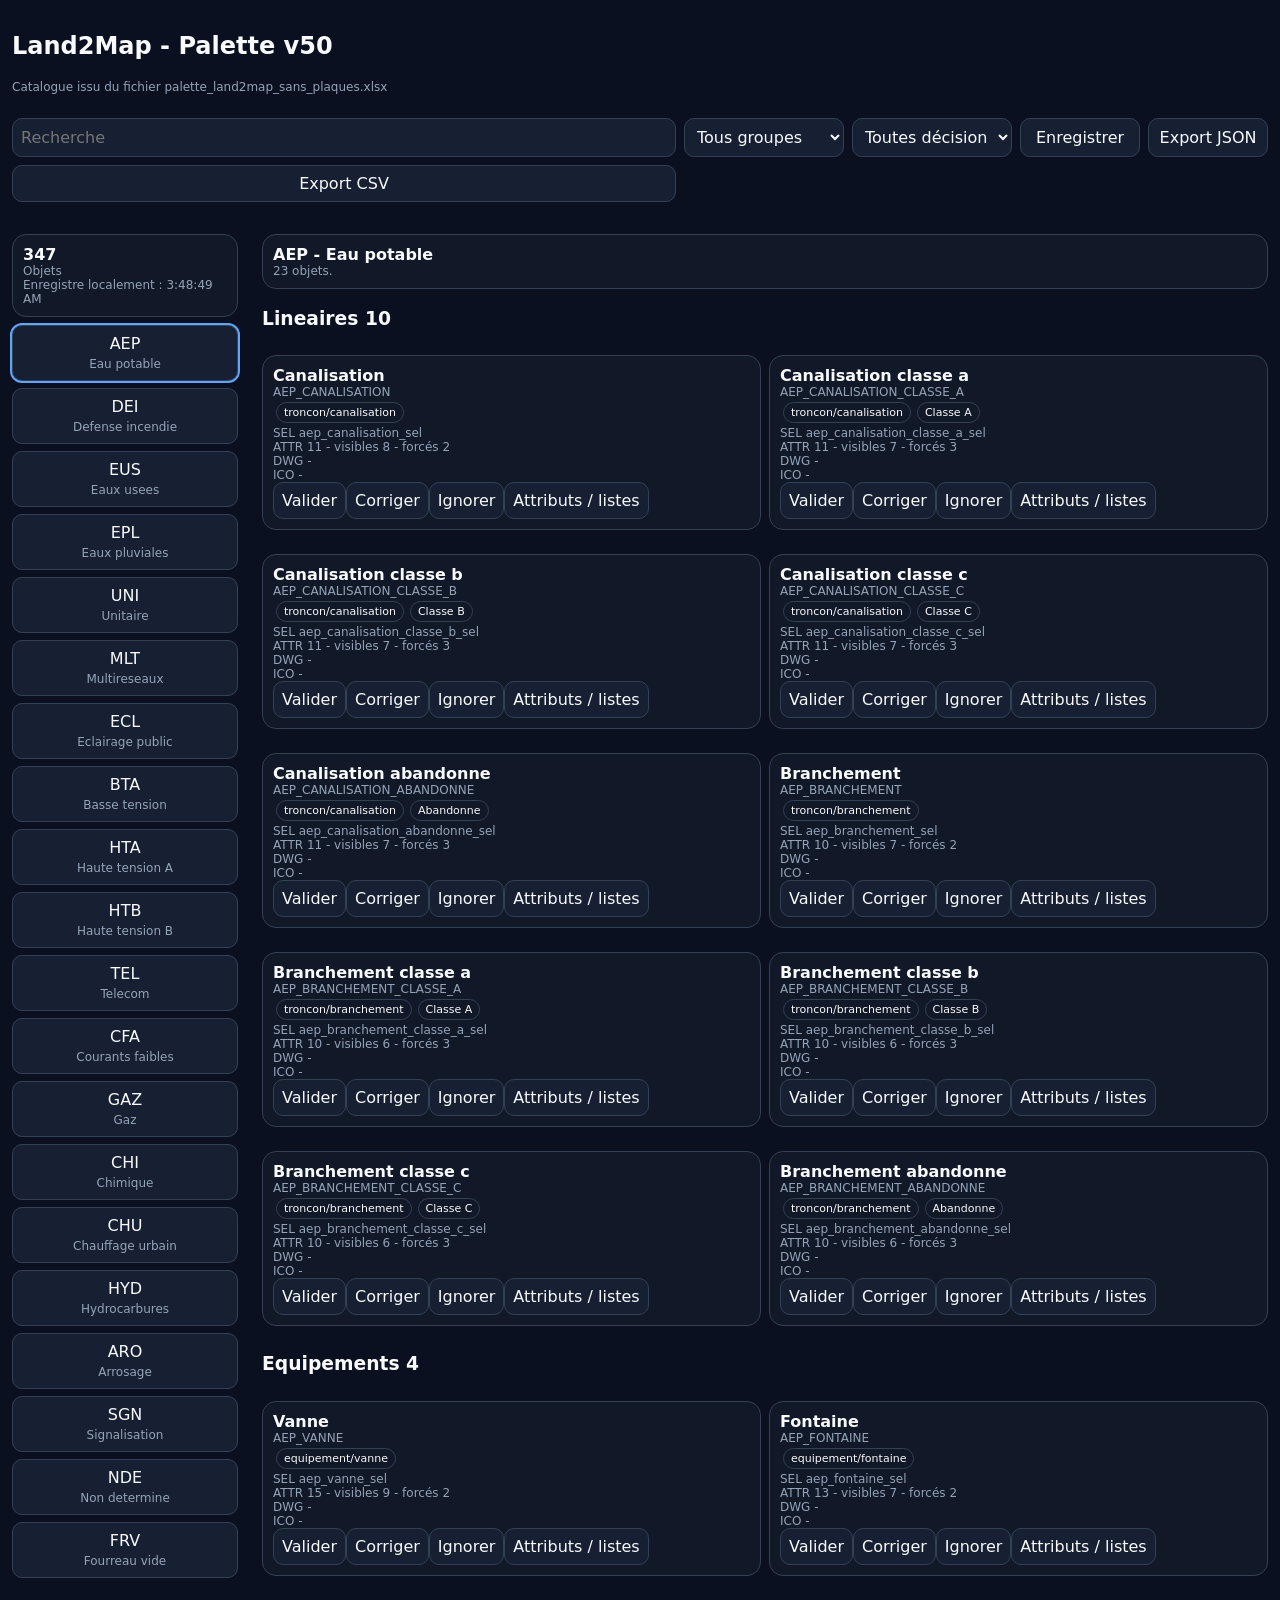
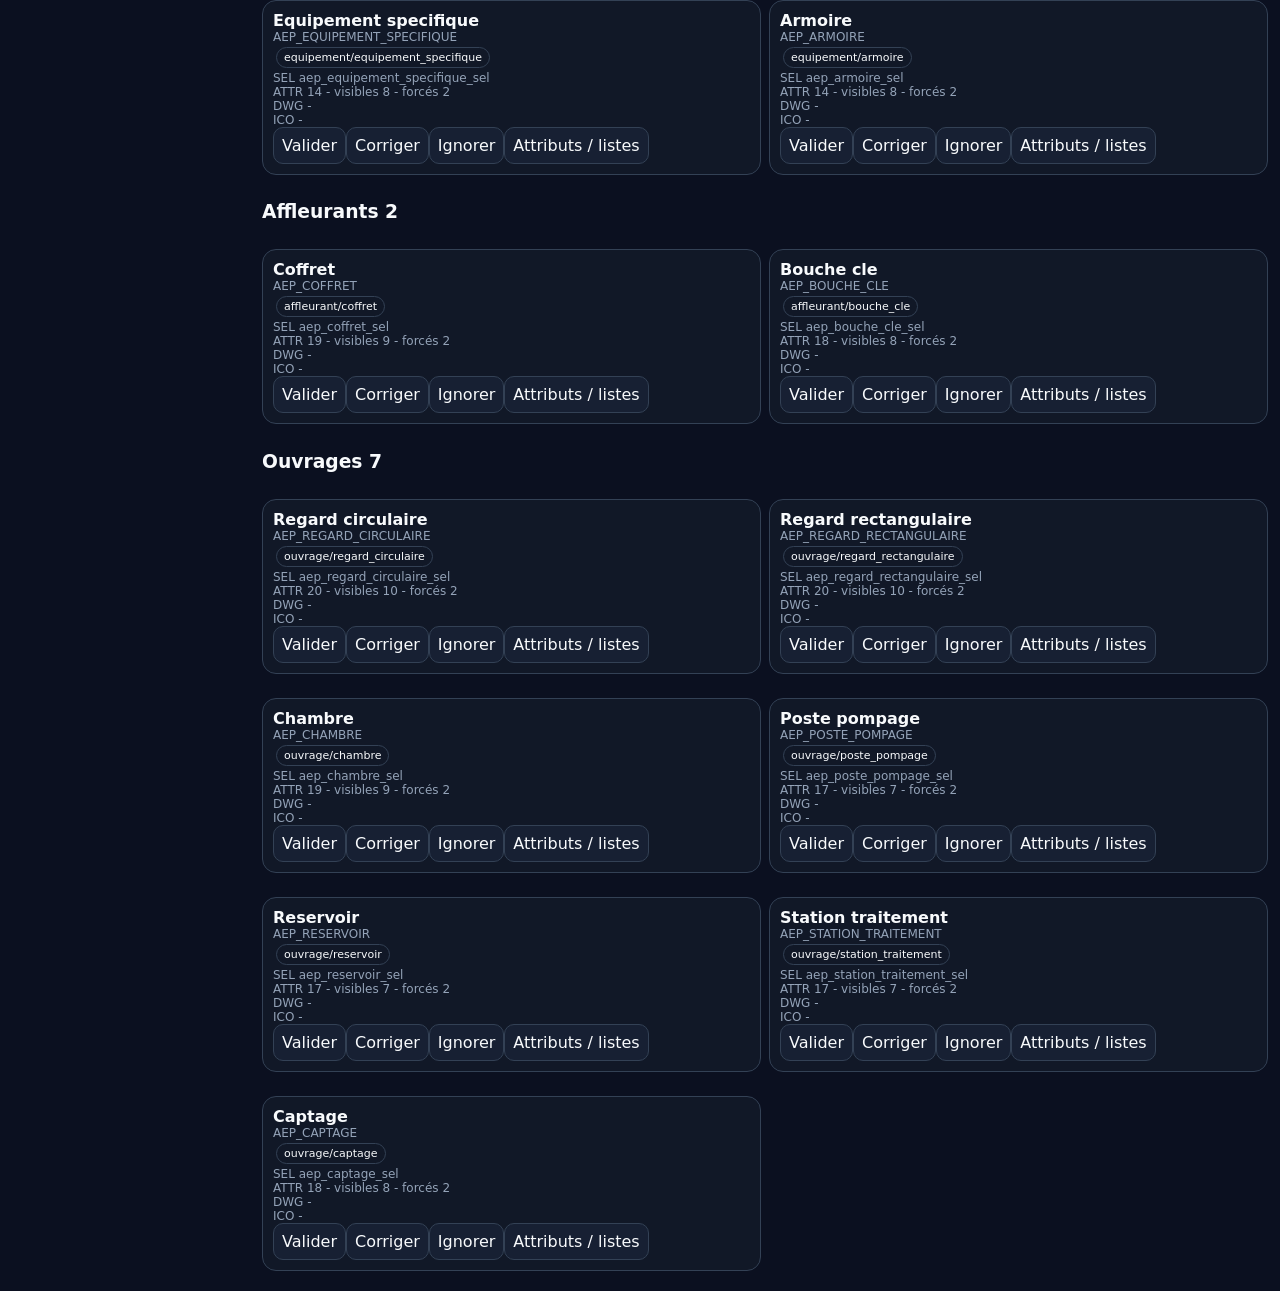
<file: index.html>
<!doctype html><html lang="fr"><head><meta charset="utf-8"><meta name="viewport" content="width=device-width,initial-scale=1"><title>Land2Map</title><style>body{margin:0;background:#0b1020;color:#f8fafc;font-family:system-ui}header,.bar,aside,main{padding:12px}input,select,button{font:inherit;background:#172033;color:#f8fafc;border:1px solid #334155;border-radius:10px;padding:8px;cursor:pointer}.bar{display:grid;gap:8px}.wrap{display:block}.nav{display:grid;grid-template-columns:repeat(3,1fr);gap:7px}.nav button.on{outline:2px solid #60a5fa}.card,.head,.stat{background:#111827;border:1px solid #334155;border-radius:14px;padding:10px;margin:8px 0}.cards{display:grid;gap:8px}.muted,.code{color:#94a3b8;font-size:12px}.pill{display:inline-block;border:1px solid #334155;border-radius:999px;padding:3px 7px;font-size:11px;margin:3px}.yes{color:#86efac}.no{color:#fca5a5}.modal{position:fixed;inset:0;background:rgba(2,6,23,.76);display:none;align-items:center;justify-content:center;z-index:20}.modal.open{display:flex}.pop{width:min(1150px,96vw);max-height:92vh;overflow:auto;background:#0f172a;border:1px solid #475569;border-radius:18px;box-shadow:0 18px 70px #000;padding:14px}.tabs{display:flex;gap:8px;flex-wrap:wrap;margin:10px 0}.tabs button.on{background:#2563eb}.pane{display:none}.pane.on{display:block}table{border-collapse:collapse;width:100%;font-size:13px}td,th{border-bottom:1px solid #334155;padding:6px;text-align:left;vertical-align:top}td input,.field{width:160px;background:#172033;color:#f8fafc;border:1px solid #334155;border-radius:7px;padding:5px}.top{display:flex;justify-content:space-between;gap:10px;align-items:start}@media(min-width:900px){.bar{grid-template-columns:1fr 160px 160px 120px 120px}.wrap{display:grid;grid-template-columns:250px 1fr}.nav{grid-template-columns:1fr}.cards{grid-template-columns:repeat(auto-fill,minmax(370px,1fr))}}</style><link rel="stylesheet" href="interface_v47.css?v=50"><link rel="stylesheet" href="interface_v49.css?v=50"></head><body><header><h2>Land2Map - Palette v50</h2><div class="muted">Catalogue issu du fichier palette_land2map_sans_plaques.xlsx</div></header><section class="bar"><input id="q" placeholder="Recherche"><select id="grp"><option value="">Tous groupes</option></select><select id="dec"><option value="">Toutes décisions</option><option>A valider</option><option>Valide</option><option>A corriger</option><option>Ignoré</option></select><button id="saveBtn">Enregistrer</button><button id="json">Export JSON</button><button id="csv">Export CSV</button></section><div class="wrap"><aside><div id="stats"></div><div id="nav" class="nav"></div></aside><main id="main"></main></div><div id="modal" class="modal"><div class="pop"><div class="top"><div><h2 id="mt"></h2><div id="ms" class="muted"></div></div><button id="closeBtn" type="button">Fermer</button></div><div class="tabs"><button data-tab="a" class="on">Attributs</button><button data-tab="l">Listes</button><button data-tab="f">Fichiers</button><button data-tab="p">Patch</button></div><div id="pa" class="pane on"></div><div id="pl" class="pane"></div><div id="pf" class="pane"></div><div id="pp" class="pane"></div></div></div><script src="manifest_v49.js?v=50"></script><script src="catalogue_v23.js?v=50"></script><script src="app_v23_core.js?v=50"></script><script src="patch_v42.js?v=50"></script><script src="patch_v43.js?v=50"></script><script>O=O.filter(function(o){return o.code!='BTA_APPUI'&&o.code!='HTA_APPUI'&&!(o.n=='TEL'&&o.t=='fourreau')})</script><script src="app_v23_render.js?v=50"></script><script src="app_v23_modal.js?v=50"></script><script src="interface_v47.js?v=50"></script><script src="test_export_part1.js?v=50"></script><script src="test_export_part2.js?v=50"></script><script src="test_export_part3.js?v=50"></script><script src="test_export_part4.js?v=50"></script><script src="interface_v49.js?v=50"></script></body></html>
</file>
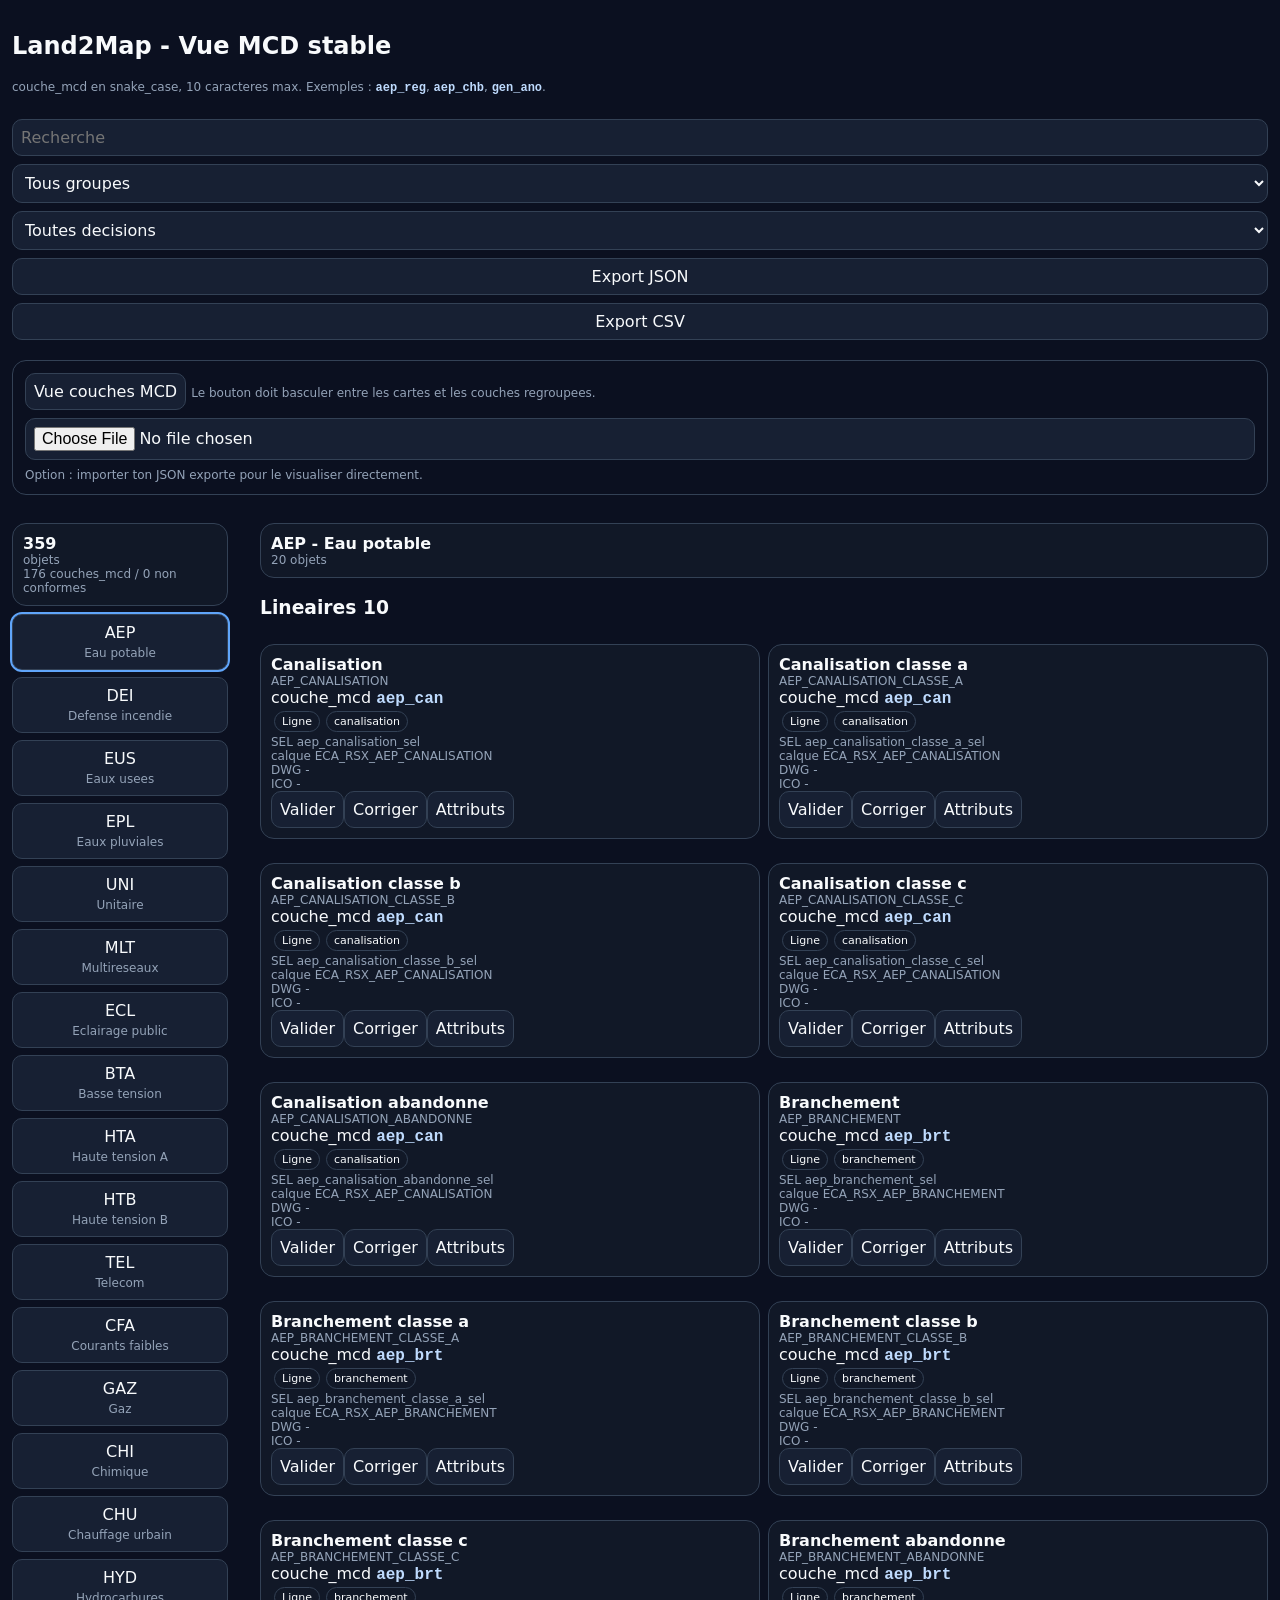
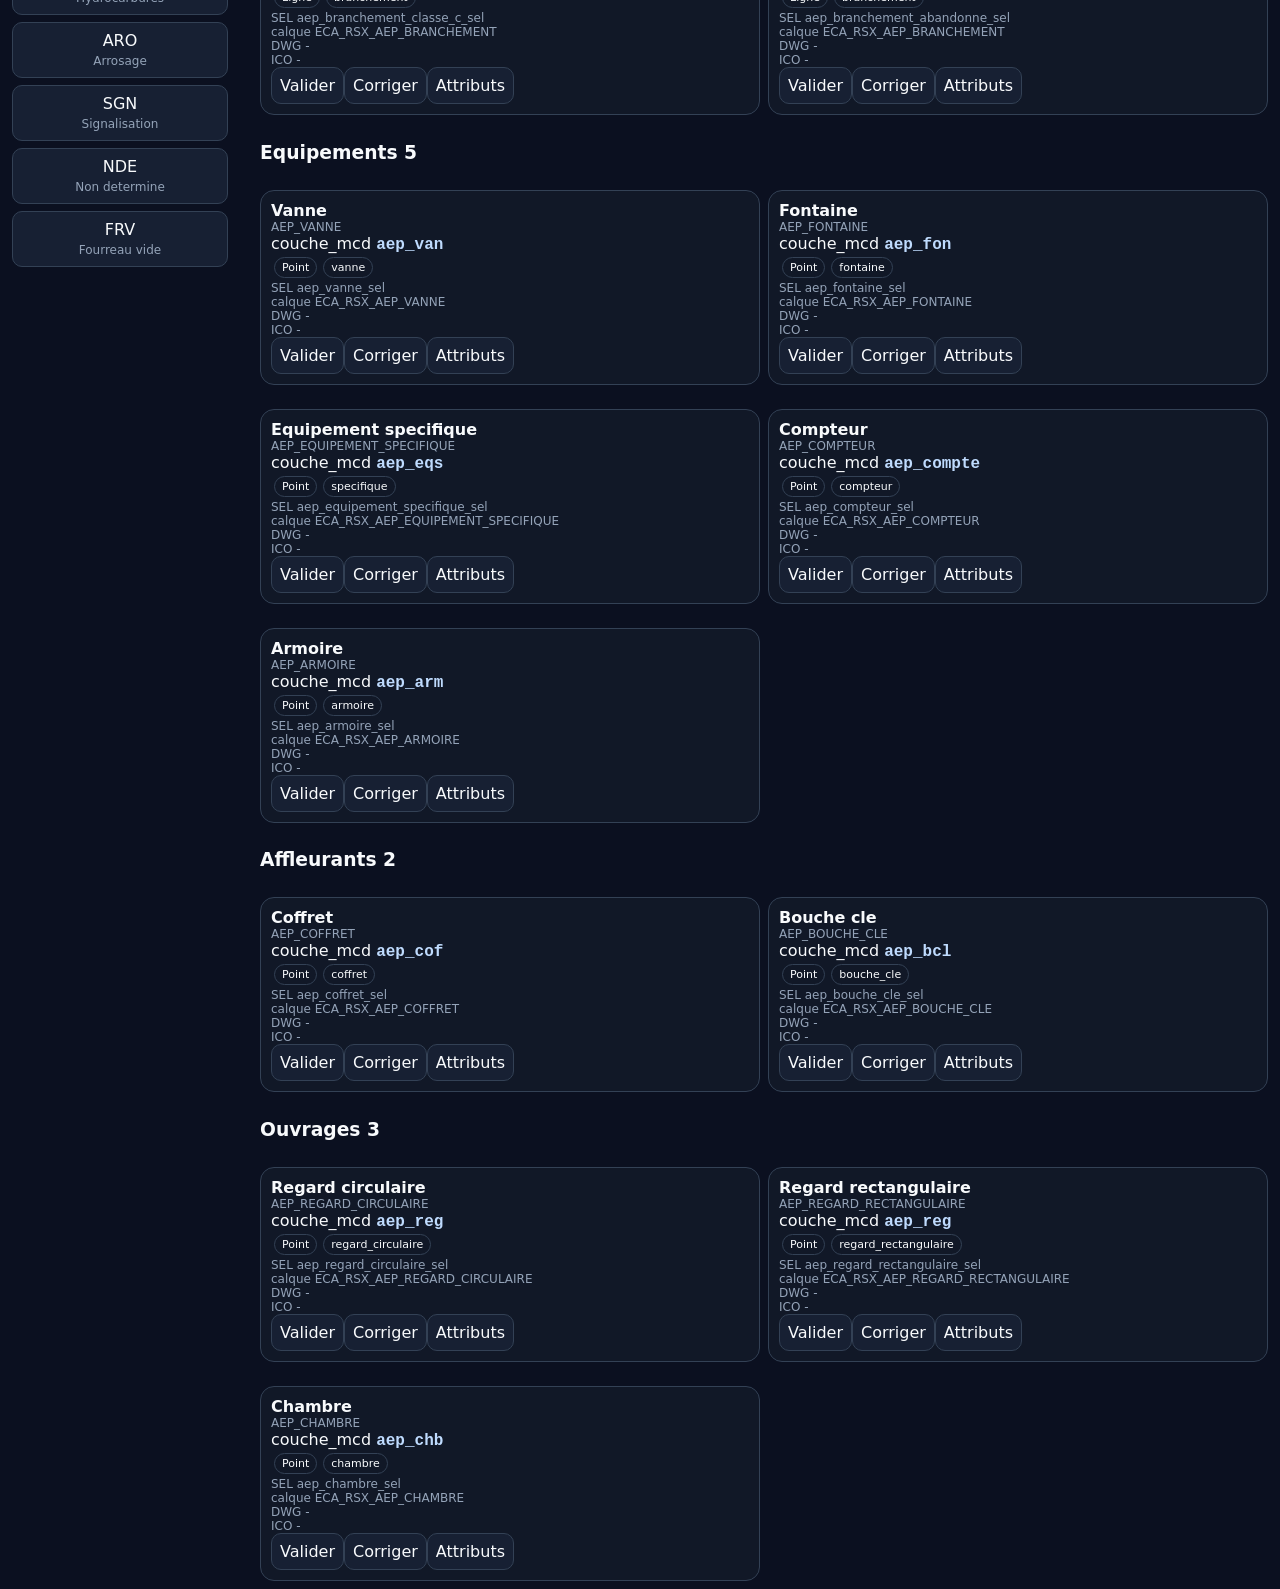
<file: mcd.html>
<!doctype html><html lang="fr"><head><meta charset="utf-8"><meta name="viewport" content="width=device-width,initial-scale=1"><title>Land2Map MCD</title><style>
body{margin:0;background:#0b1020;color:#f8fafc;font-family:system-ui,Arial}header,.bar,.tools,aside,main{padding:12px}input,select,button{font:inherit;background:#172033;color:#f8fafc;border:1px solid #334155;border-radius:10px;padding:8px}button{cursor:pointer}button:hover,.card:hover,.layer:hover{border-color:#60a5fa;background:#17233a;box-shadow:0 0 0 1px #1d4ed8}.bar,.tools{display:grid;gap:8px}.tools{border:1px solid #334155;border-radius:14px;margin:8px 12px}.wrap{display:grid;grid-template-columns:240px 1fr;gap:8px}.nav{display:grid;gap:7px}.nav button.on{outline:2px solid #60a5fa}.stat,.head,.card,.layer{background:#111827;border:1px solid #334155;border-radius:14px;padding:10px;margin:8px 0}.cards{display:grid;grid-template-columns:repeat(auto-fill,minmax(360px,1fr));gap:8px}.muted,.code,.small{color:#94a3b8;font-size:12px}.pill{display:inline-block;border:1px solid #334155;border-radius:999px;padding:3px 7px;font-size:11px;margin:3px}.mcd{color:#bfdbfe;font-family:ui-monospace,Menlo,Consolas,monospace;font-weight:700}.ok{border-color:#22c55e}.ko{border-color:#f97316}.bad{border-color:#ef4444}.modal{position:fixed;inset:0;background:rgba(2,6,23,.75);display:none;align-items:center;justify-content:center}.modal.open{display:flex}.pop{width:min(1100px,96vw);max-height:92vh;overflow:auto;background:#0f172a;border:1px solid #475569;border-radius:18px;padding:14px}table{border-collapse:collapse;width:100%;font-size:13px}td,th{border-bottom:1px solid #334155;padding:6px;text-align:left}@media(max-width:850px){.wrap{display:block}.cards{grid-template-columns:1fr}}
</style></head><body><header><h2>Land2Map - Vue MCD stable</h2><div class="muted">couche_mcd en snake_case, 10 caracteres max. Exemples : <span class="mcd">aep_reg</span>, <span class="mcd">aep_chb</span>, <span class="mcd">gen_ano</span>.</div></header><section class="bar"><input id="q" placeholder="Recherche"><select id="grp"><option value="">Tous groupes</option></select><select id="dec"><option value="">Toutes decisions</option><option>A valider</option><option>Valide</option><option>A corriger</option><option>Ignore</option></select><button id="json">Export JSON</button><button id="csv">Export CSV</button></section><section class="tools"><div><button id="toggle">Vue couches MCD</button> <span class="small">Le bouton doit basculer entre les cartes et les couches regroupees.</span></div><input id="jsonFile" type="file" accept="application/json,.json,.txt"><span class="small">Option : importer ton JSON exporte pour le visualiser directement.</span></section><div class="wrap"><aside><div id="stats"></div><div id="nav" class="nav"></div></aside><main id="main"></main></div><div id="modal" class="modal"><div class="pop"><button id="close">Fermer</button><h2 id="mt"></h2><div id="ms" class="muted"></div><div id="pa"></div></div></div><script src="catalogue_v23.js?v=60"></script><script src="app_v23_core.js?v=60"></script><script src="patch_v42.js?v=60"></script><script src="patch_v43.js?v=60"></script><script>
(function(){
var data=O.map(function(o){return {reseau:o.n,groupe:o.g,code:o.code,libelle:o.lib,geometrie:o.f=='troncon'?'Ligne':'Point',selection:o.sel,decision:'A valider',fichiers:{},attributs:o.attrs||[]}});
var current='AEP',mode='cards',decisions={};
function norm(s){return String(s||'').toLowerCase().normalize('NFD').replace(/[\u0300-\u036f]/g,'').replace(/[^a-z0-9]+/g,'_').replace(/^_|_$/g,'')}
function typeAttr(o){var a=(o.attributs||[]).find(function(x){return /_type$/.test(x.c||'')});return a?norm(a.val):''}
function shortType(o){var t=typeAttr(o),c=o.code||'';if(t.indexOf('regard_')===0)return'reg';if(t.indexOf('chambre')===0)return'chb';if(t==='specifique'||c.endsWith('_EQUIPEMENT_SPECIFIQUE'))return'eqs';var m={canalisation:'can',troncon:'trc',branchement:'brt',cable:'cbl',fourreau:'fou',armoire:'arm',coffret:'cof',vanne:'van',vanne_gaz:'vga',bouche_cle:'bcl',bouche_cle_gaz:'bcg',fontaine:'fon',captage:'cpt',reservoir:'rsv',station_traitement:'stt',poste_pompage:'pmp',poste_relevage:'prv',poste_livraison_gaz:'plg',poste:'pst',transformateur:'trf',arroseur:'arr',cuve:'cuv',grille:'gri',avaloir:'avl',grille_avaloir:'gav',boite_branchement:'boi',bassin_retention:'bas',exutoire:'exu',puisard:'pui',tete_buse:'tbu',separateur_hydrocarbures:'sep',point_depotage:'dep',candelabre_simple:'cds',candelabre_multiple:'cdm',luminaire:'lum',mat:'mat',totem_lumineux:'tot',borne:'bor',boitier:'bot',support:'sup',ras:'ras',pylone:'pyl',portique:'por',boucle_detection:'bde',controleur_carrefour:'ctl',feu_tricolore:'feu',radar_pedagogique:'rad'};return m[t]||norm(c.replace((o.reseau||'')+'_','')).replace(/_/g,'').slice(0,6)||'obj'}
function layer(o){if((o.reseau||'').toUpperCase()==='GEN'||String(o.code||'').indexOf('GEN_')===0)return'gen_ano';return (norm(o.reseau).slice(0,3)+'_'+shortType(o)).slice(0,10)}
function esc(s){return String(s||'').replace(/[&<>"']/g,function(m){return {'&':'&amp;','<':'&lt;','>':'&gt;','"':'&quot;',"'":'&#39;'}[m]})}
function groups(){grp.innerHTML='<option value="">Tous groupes</option>'+Array.from(new Set(data.filter(o=>o.reseau===current).map(o=>o.groupe))).map(g=>'<option>'+esc(g)+'</option>').join('')}
function filtered(){var s=q.value.toLowerCase();return data.filter(function(o){var f=o.fichiers||{},txt=[o.reseau,o.groupe,o.code,o.libelle,o.selection,layer(o),f.bloc_dwg,f.icone_palette].join(' ').toLowerCase();return o.reseau===current&&(!grp.value||o.groupe===grp.value)&&(!dec.value||(decisions[o.code]||o.decision)===dec.value)&&(!s||txt.includes(s))})}
function mapLayers(arr){var m={};arr.forEach(function(o){var l=layer(o);(m[l]=m[l]||[]).push(o)});return m}
function stats(){var m=mapLayers(data),keys=Object.keys(m),bad=keys.filter(k=>k.length>10||k!==norm(k)).length;statsEl.innerHTML='<div class="stat"><b>'+data.length+'</b><div class="muted">objets</div><div class="muted">'+keys.length+' couches_mcd / '+bad+' non conformes</div></div>'}
function card(o){var f=o.fichiers||{},d=decisions[o.code]||o.decision||'A valider',cls=d==='Valide'?'ok':d==='A corriger'?'ko':d==='Ignore'?'bad':'';return '<article class="card '+cls+'"><b>'+esc(o.libelle)+'</b><div class="code">'+esc(o.code)+'</div><div>couche_mcd <span class="mcd">'+esc(layer(o))+'</span></div><span class="pill">'+esc(o.geometrie)+'</span><span class="pill">'+esc(typeAttr(o)||shortType(o))+'</span><div class="muted">SEL '+esc(o.selection)+'<br>calque '+esc(((o.attributs||[]).find(a=>a.c==='calque')||{}).val||'-')+'<br>DWG '+esc(f.bloc_dwg||'-')+'<br>ICO '+esc(f.icone_palette||'-')+'</div><button data-d="Valide" data-c="'+esc(o.code)+'">Valider</button><button data-d="A corriger" data-c="'+esc(o.code)+'">Corriger</button><button data-open="'+esc(o.code)+'">Attributs</button></article>'}
function drawCards(){var arr=filtered(),by={};arr.forEach(o=>(by[o.groupe]=by[o.groupe]||[]).push(o));main.innerHTML='<div class="head"><b>'+current+' - '+esc((C.names||{})[current]||current)+'</b><div class="muted">'+arr.length+' objets</div></div>'+Object.keys(by).map(g=>'<h3>'+esc(g)+' '+by[g].length+'</h3><div class="cards">'+by[g].map(card).join('')+'</div>').join('')}
function drawLayers(){var m=mapLayers(filtered());main.innerHTML='<div class="head"><b>'+current+' - couches MCD</b><div class="muted">'+Object.keys(m).length+' couches</div></div>'+Object.keys(m).sort().map(function(l){return '<section class="layer"><h3><span class="mcd">'+esc(l)+'</span> <span class="muted">'+l.length+'/10 - '+m[l].length+' boutons</span></h3>'+m[l].map(function(o){return '<div><b>'+esc(o.code)+'</b> <span class="muted">'+esc(o.selection)+'</span></div>'}).join('')+'</section>'}).join('')}
function bind(){Array.from(document.querySelectorAll('[data-open]')).forEach(b=>b.onclick=function(){openObj(b.dataset.open)});Array.from(document.querySelectorAll('[data-d]')).forEach(b=>b.onclick=function(){decisions[b.dataset.c]=b.dataset.d;draw()})}
function draw(){groups();stats();mode==='layers'?drawLayers():drawCards();bind()}
function openObj(code){var o=data.find(x=>x.code===code);if(!o)return;mt.textContent=o.code;ms.innerHTML='couche_mcd <span class="mcd">'+esc(layer(o))+'</span> | '+esc(o.selection);pa.innerHTML='<table><tr><th>champ</th><th>type</th><th>liste</th><th>visible</th><th>force</th><th>valeur</th></tr>'+(o.attributs||[]).map(a=>'<tr><td>'+esc(a.c)+'</td><td>'+esc(a.t)+'</td><td>'+esc(a.li)+'</td><td>'+esc(a.vis)+'</td><td>'+esc(a.fo)+'</td><td>'+esc(a.val)+'</td></tr>').join('')+'</table>';modal.classList.add('open')}
function deliver(name,txt){navigator.clipboard&&navigator.clipboard.writeText(txt);alert(name+' copie dans le presse-papiers')}
function expJSON(){deliver('mcd_layers.json',JSON.stringify({version:'mcd_stable',date:new Date().toISOString(),objets:data.map(o=>Object.assign({},o,{couche_mcd:layer(o),couche_partagee:mapLayers(data)[layer(o)].length>1}))},null,2))}
function expCSV(){var rows=[['reseau','groupe','code','libelle','selection','couche_mcd','geometrie','calque']];data.forEach(o=>rows.push([o.reseau,o.groupe,o.code,o.libelle,o.selection,layer(o),o.geometrie,((o.attributs||[]).find(a=>a.c==='calque')||{}).val||'']));deliver('mcd_layers.csv',rows.map(r=>r.map(x=>'"'+String(x).replaceAll('"','""')+'"').join(';')).join('\n'))}
var statsEl=document.getElementById('stats');nav.innerHTML=C.nets.map(n=>'<button data-n="'+n+'">'+n+'<br><span class="muted">'+esc((C.names||{})[n]||'')+'</span></button>').join('');Array.from(nav.querySelectorAll('button')).forEach(b=>b.onclick=function(){current=b.dataset.n;Array.from(nav.querySelectorAll('button')).forEach(x=>x.classList.toggle('on',x.dataset.n===current));draw()});nav.querySelector('[data-n="AEP"]').classList.add('on');toggle.onclick=function(){mode=mode==='layers'?'cards':'layers';toggle.textContent=mode==='layers'?'Vue palette':'Vue couches MCD';draw()};q.oninput=draw;grp.onchange=draw;dec.onchange=draw;close.onclick=function(){modal.classList.remove('open')};json.onclick=expJSON;csv.onclick=expCSV;jsonFile.onchange=function(){var file=this.files[0];if(!file)return;file.text().then(function(txt){var j=JSON.parse(txt);data=(j.objets||j).map(function(o){return {reseau:o.reseau||o.n,groupe:o.groupe||o.g,code:o.code,libelle:o.libelle||o.lib,geometrie:o.geometrie||(o.f==='troncon'?'Ligne':'Point'),selection:o.selection||o.sel,decision:o.decision||'A valider',fichiers:o.fichiers||o.files||{},attributs:o.attributs||o.attrs||[]}});current=data[0]&&data[0].reseau||'AEP';draw()})};draw();
})();
</script></body></html>
</file>
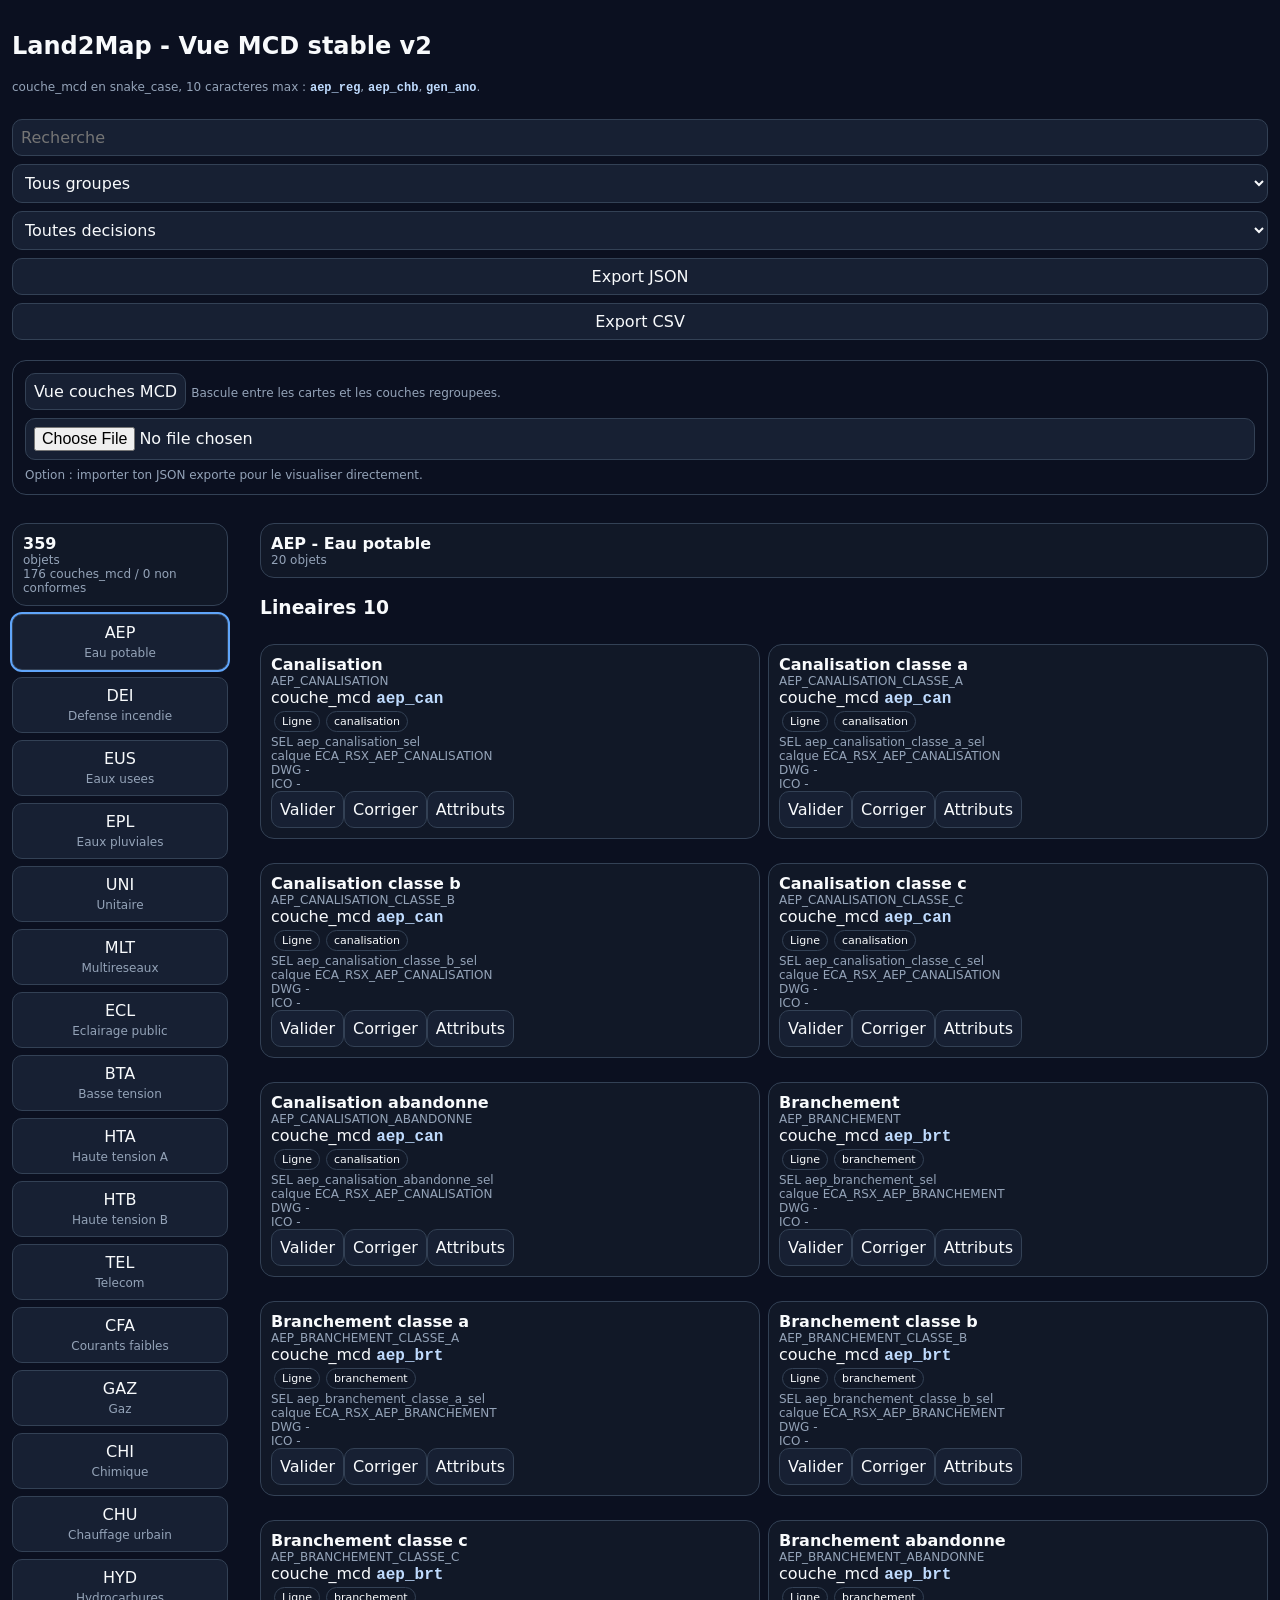
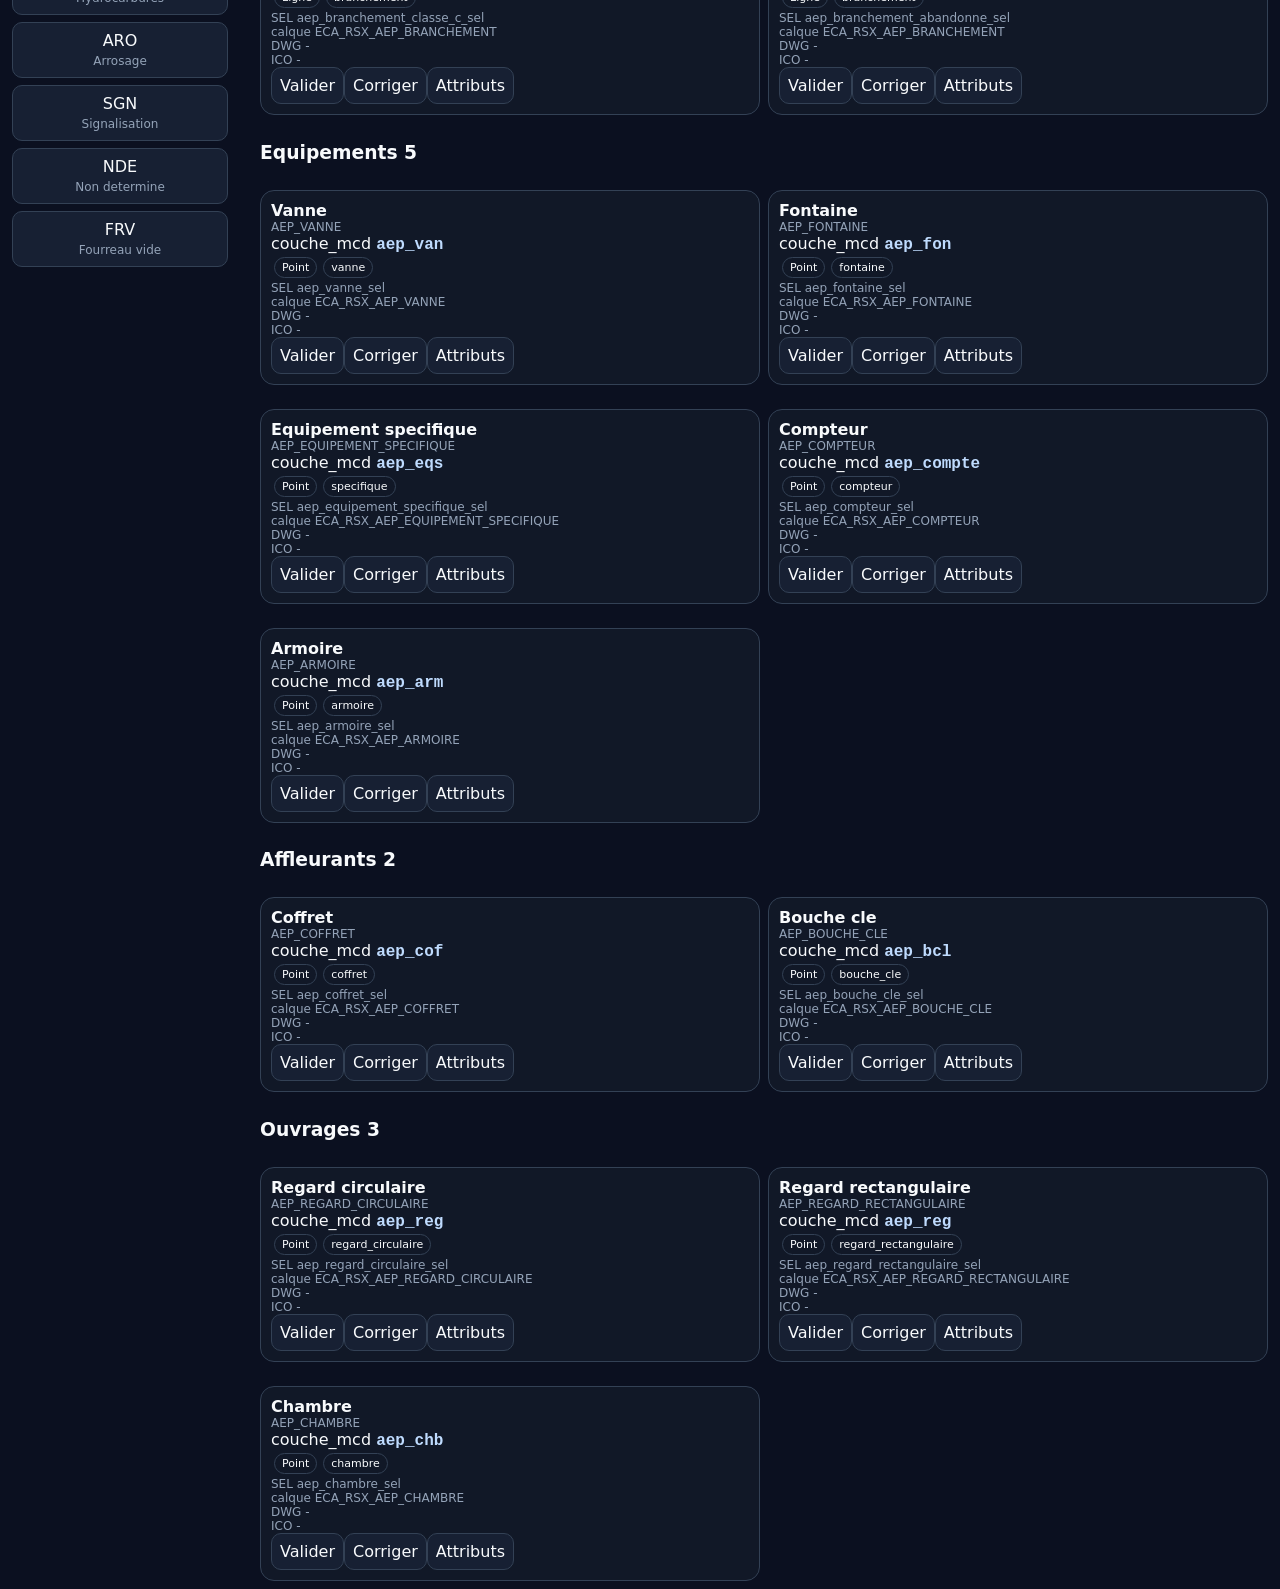
<file: mcd2.html>
<!doctype html><html lang="fr"><head><meta charset="utf-8"><meta name="viewport" content="width=device-width,initial-scale=1"><title>Land2Map MCD stable</title><style>body{margin:0;background:#0b1020;color:#f8fafc;font-family:system-ui,Arial}header,.bar,.tools,aside,main{padding:12px}input,select,button{font:inherit;background:#172033;color:#f8fafc;border:1px solid #334155;border-radius:10px;padding:8px}button{cursor:pointer}button:hover,.card:hover,.layer:hover{border-color:#60a5fa;background:#17233a;box-shadow:0 0 0 1px #1d4ed8}.bar,.tools{display:grid;gap:8px}.tools{border:1px solid #334155;border-radius:14px;margin:8px 12px}.wrap{display:grid;grid-template-columns:240px 1fr;gap:8px}.nav{display:grid;gap:7px}.nav button.on{outline:2px solid #60a5fa}.stat,.head,.card,.layer{background:#111827;border:1px solid #334155;border-radius:14px;padding:10px;margin:8px 0}.cards{display:grid;grid-template-columns:repeat(auto-fill,minmax(360px,1fr));gap:8px}.muted,.code,.small{color:#94a3b8;font-size:12px}.pill{display:inline-block;border:1px solid #334155;border-radius:999px;padding:3px 7px;font-size:11px;margin:3px}.mcd{color:#bfdbfe;font-family:ui-monospace,Menlo,Consolas,monospace;font-weight:700}.ok{border-color:#22c55e}.ko{border-color:#f97316}.bad{border-color:#ef4444}.modal{position:fixed;inset:0;background:rgba(2,6,23,.75);display:none;align-items:center;justify-content:center;z-index:50}.modal.open{display:flex}.pop{width:min(1100px,96vw);max-height:92vh;overflow:auto;background:#0f172a;border:1px solid #475569;border-radius:18px;padding:14px}.top{display:flex;justify-content:space-between;gap:10px;align-items:center}table{border-collapse:collapse;width:100%;font-size:13px}td,th{border-bottom:1px solid #334155;padding:6px;text-align:left}@media(max-width:850px){.wrap{display:block}.cards{grid-template-columns:1fr}}</style></head><body><header><h2>Land2Map - Vue MCD stable v2</h2><div class="muted">couche_mcd en snake_case, 10 caracteres max : <span class="mcd">aep_reg</span>, <span class="mcd">aep_chb</span>, <span class="mcd">gen_ano</span>.</div></header><section class="bar"><input id="q" placeholder="Recherche"><select id="grp"><option value="">Tous groupes</option></select><select id="dec"><option value="">Toutes decisions</option><option>A valider</option><option>Valide</option><option>A corriger</option><option>Ignore</option></select><button id="json">Export JSON</button><button id="csv">Export CSV</button></section><section class="tools"><div><button id="toggle">Vue couches MCD</button> <span class="small">Bascule entre les cartes et les couches regroupees.</span></div><input id="jsonFile" type="file" accept="application/json,.json,.txt"><span class="small">Option : importer ton JSON exporte pour le visualiser directement.</span></section><div class="wrap"><aside><div id="stats"></div><div id="nav" class="nav"></div></aside><main id="main"></main></div><div id="modalBox" class="modal"><div class="pop"><div class="top"><div><h2 id="mt"></h2><div id="ms" class="muted"></div></div><button id="btnClose" type="button">Fermer</button></div><div id="pa"></div></div></div><script src="catalogue_v23.js?v=62"></script><script src="app_v23_core.js?v=62"></script><script src="patch_v42.js?v=62"></script><script src="patch_v43.js?v=62"></script><script>(function(){var data=O.map(function(o){return{reseau:o.n,groupe:o.g,code:o.code,libelle:o.lib,geometrie:o.f=='troncon'?'Ligne':'Point',selection:o.sel,decision:'A valider',fichiers:{},attributs:o.attrs||[]}}),current='AEP',mode='cards',decisions={};function norm(s){return String(s||'').toLowerCase().normalize('NFD').replace(/[\u0300-\u036f]/g,'').replace(/[^a-z0-9]+/g,'_').replace(/^_|_$/g,'')}function typeAttr(o){var a=(o.attributs||[]).find(function(x){return /_type$/.test(x.c||'')});return a?norm(a.val):''}function shortType(o){var t=typeAttr(o),c=o.code||'';if(t.indexOf('regard_')===0)return'reg';if(t.indexOf('chambre')===0)return'chb';if(t==='specifique'||c.endsWith('_EQUIPEMENT_SPECIFIQUE'))return'eqs';var m={canalisation:'can',troncon:'trc',branchement:'brt',cable:'cbl',fourreau:'fou',armoire:'arm',coffret:'cof',vanne:'van',vanne_gaz:'vga',bouche_cle:'bcl',bouche_cle_gaz:'bcg',fontaine:'fon',captage:'cpt',reservoir:'rsv',station_traitement:'stt',poste_pompage:'pmp',poste_relevage:'prv',poste_livraison_gaz:'plg',poste:'pst',transformateur:'trf',arroseur:'arr',cuve:'cuv',grille:'gri',avaloir:'avl',grille_avaloir:'gav',boite_branchement:'boi',bassin_retention:'bas',exutoire:'exu',puisard:'pui',tete_buse:'tbu',separateur_hydrocarbures:'sep',point_depotage:'dep',candelabre_simple:'cds',candelabre_multiple:'cdm',luminaire:'lum',mat:'mat',totem_lumineux:'tot',borne:'bor',boitier:'bot',support:'sup',ras:'ras',pylone:'pyl',portique:'por',boucle_detection:'bde',controleur_carrefour:'ctl',feu_tricolore:'feu',radar_pedagogique:'rad'};return m[t]||norm(c.replace((o.reseau||'')+'_','')).replace(/_/g,'').slice(0,6)||'obj'}function layer(o){if((o.reseau||'').toUpperCase()==='GEN'||String(o.code||'').indexOf('GEN_')===0)return'gen_ano';return(norm(o.reseau).slice(0,3)+'_'+shortType(o)).slice(0,10)}function esc(s){return String(s||'').replace(/[&<>"']/g,function(m){return{'&':'&amp;','<':'&lt;','>':'&gt;','"':'&quot;',"'":'&#39;'}[m]})}function groups(){grp.innerHTML='<option value="">Tous groupes</option>'+Array.from(new Set(data.filter(o=>o.reseau===current).map(o=>o.groupe))).map(g=>'<option>'+esc(g)+'</option>').join('')}function filtered(){var s=q.value.toLowerCase();return data.filter(function(o){var f=o.fichiers||{},txt=[o.reseau,o.groupe,o.code,o.libelle,o.selection,layer(o),f.bloc_dwg,f.icone_palette].join(' ').toLowerCase();return o.reseau===current&&(!grp.value||o.groupe===grp.value)&&(!dec.value||(decisions[o.code]||o.decision)===dec.value)&&(!s||txt.includes(s))})}function mapLayers(arr){var m={};arr.forEach(function(o){var l=layer(o);(m[l]=m[l]||[]).push(o)});return m}function renderStats(){var m=mapLayers(data),keys=Object.keys(m),bad=keys.filter(k=>k.length>10||k!==norm(k)).length;stats.innerHTML='<div class="stat"><b>'+data.length+'</b><div class="muted">objets</div><div class="muted">'+keys.length+' couches_mcd / '+bad+' non conformes</div></div>'}function card(o){var f=o.fichiers||{},d=decisions[o.code]||o.decision||'A valider',cls=d==='Valide'?'ok':d==='A corriger'?'ko':d==='Ignore'?'bad':'';return'<article class="card '+cls+'"><b>'+esc(o.libelle)+'</b><div class="code">'+esc(o.code)+'</div><div>couche_mcd <span class="mcd">'+esc(layer(o))+'</span></div><span class="pill">'+esc(o.geometrie)+'</span><span class="pill">'+esc(typeAttr(o)||shortType(o))+'</span><div class="muted">SEL '+esc(o.selection)+'<br>calque '+esc(((o.attributs||[]).find(a=>a.c==='calque')||{}).val||'-')+'<br>DWG '+esc(f.bloc_dwg||'-')+'<br>ICO '+esc(f.icone_palette||'-')+'</div><button data-d="Valide" data-c="'+esc(o.code)+'">Valider</button><button data-d="A corriger" data-c="'+esc(o.code)+'">Corriger</button><button data-open="'+esc(o.code)+'">Attributs</button></article>'}function drawCards(){var arr=filtered(),by={};arr.forEach(o=>(by[o.groupe]=by[o.groupe]||[]).push(o));main.innerHTML='<div class="head"><b>'+current+' - '+esc((C.names||{})[current]||current)+'</b><div class="muted">'+arr.length+' objets</div></div>'+Object.keys(by).map(g=>'<h3>'+esc(g)+' '+by[g].length+'</h3><div class="cards">'+by[g].map(card).join('')+'</div>').join('')}function drawLayers(){var m=mapLayers(filtered());main.innerHTML='<div class="head"><b>'+current+' - couches MCD</b><div class="muted">'+Object.keys(m).length+' couches</div></div>'+Object.keys(m).sort().map(function(l){return'<section class="layer"><h3><span class="mcd">'+esc(l)+'</span> <span class="muted">'+l.length+'/10 - '+m[l].length+' boutons</span></h3>'+m[l].map(function(o){return'<div><b>'+esc(o.code)+'</b> <span class="muted">'+esc(o.selection)+'</span></div>'}).join('')+'</section>'}).join('')}function bind(){Array.from(document.querySelectorAll('[data-open]')).forEach(b=>b.onclick=function(){openObj(b.dataset.open)});Array.from(document.querySelectorAll('[data-d]')).forEach(b=>b.onclick=function(){decisions[b.dataset.c]=b.dataset.d;draw()})}function draw(){groups();renderStats();mode==='layers'?drawLayers():drawCards();bind()}function openObj(code){var o=data.find(x=>x.code===code);if(!o)return;mt.textContent=o.code;ms.innerHTML='couche_mcd <span class="mcd">'+esc(layer(o))+'</span> | '+esc(o.selection);pa.innerHTML='<table><tr><th>champ</th><th>type</th><th>liste</th><th>visible</th><th>force</th><th>valeur</th></tr>'+(o.attributs||[]).map(a=>'<tr><td>'+esc(a.c)+'</td><td>'+esc(a.t)+'</td><td>'+esc(a.li)+'</td><td>'+esc(a.vis)+'</td><td>'+esc(a.fo)+'</td><td>'+esc(a.val)+'</td></tr>').join('')+'</table>';modalBox.classList.add('open')}function hideModal(){modalBox.classList.remove('open')}btnClose.onclick=hideModal;modalBox.onclick=function(e){if(e.target===modalBox)hideModal()};document.addEventListener('keydown',function(e){if(e.key==='Escape')hideModal()});function deliver(name,txt){navigator.clipboard&&navigator.clipboard.writeText(txt);alert(name+' copie dans le presse-papiers')}json.onclick=function(){deliver('mcd_layers.json',JSON.stringify({version:'mcd_stable_v2',date:new Date().toISOString(),objets:data.map(o=>Object.assign({},o,{couche_mcd:layer(o),couche_partagee:mapLayers(data)[layer(o)].length>1}))},null,2))};csv.onclick=function(){var rows=[['reseau','groupe','code','libelle','selection','couche_mcd','geometrie','calque']];data.forEach(o=>rows.push([o.reseau,o.groupe,o.code,o.libelle,o.selection,layer(o),o.geometrie,((o.attributs||[]).find(a=>a.c==='calque')||{}).val||'']));deliver('mcd_layers.csv',rows.map(r=>r.map(x=>'"'+String(x).replaceAll('"','""')+'"').join(';')).join('\n'))};nav.innerHTML=C.nets.map(n=>'<button data-n="'+n+'">'+n+'<br><span class="muted">'+esc((C.names||{})[n]||'')+'</span></button>').join('');Array.from(nav.querySelectorAll('button')).forEach(b=>b.onclick=function(){current=b.dataset.n;Array.from(nav.querySelectorAll('button')).forEach(x=>x.classList.toggle('on',x.dataset.n===current));draw()});var first=nav.querySelector('[data-n="AEP"]');if(first)first.classList.add('on');toggle.onclick=function(){mode=mode==='layers'?'cards':'layers';toggle.textContent=mode==='layers'?'Vue palette':'Vue couches MCD';draw()};q.oninput=draw;grp.onchange=draw;dec.onchange=draw;jsonFile.onchange=function(){var file=this.files[0];if(!file)return;file.text().then(function(txt){var j=JSON.parse(txt);data=(j.objets||j).map(function(o){return{reseau:o.reseau||o.n,groupe:o.groupe||o.g,code:o.code,libelle:o.libelle||o.lib,geometrie:o.geometrie||(o.f==='troncon'?'Ligne':'Point'),selection:o.selection||o.sel,decision:o.decision||'A valider',fichiers:o.fichiers||o.files||{},attributs:o.attributs||o.attrs||[]}});current=data[0]&&data[0].reseau||'AEP';draw()})};draw();})();</script></body></html>
</file>
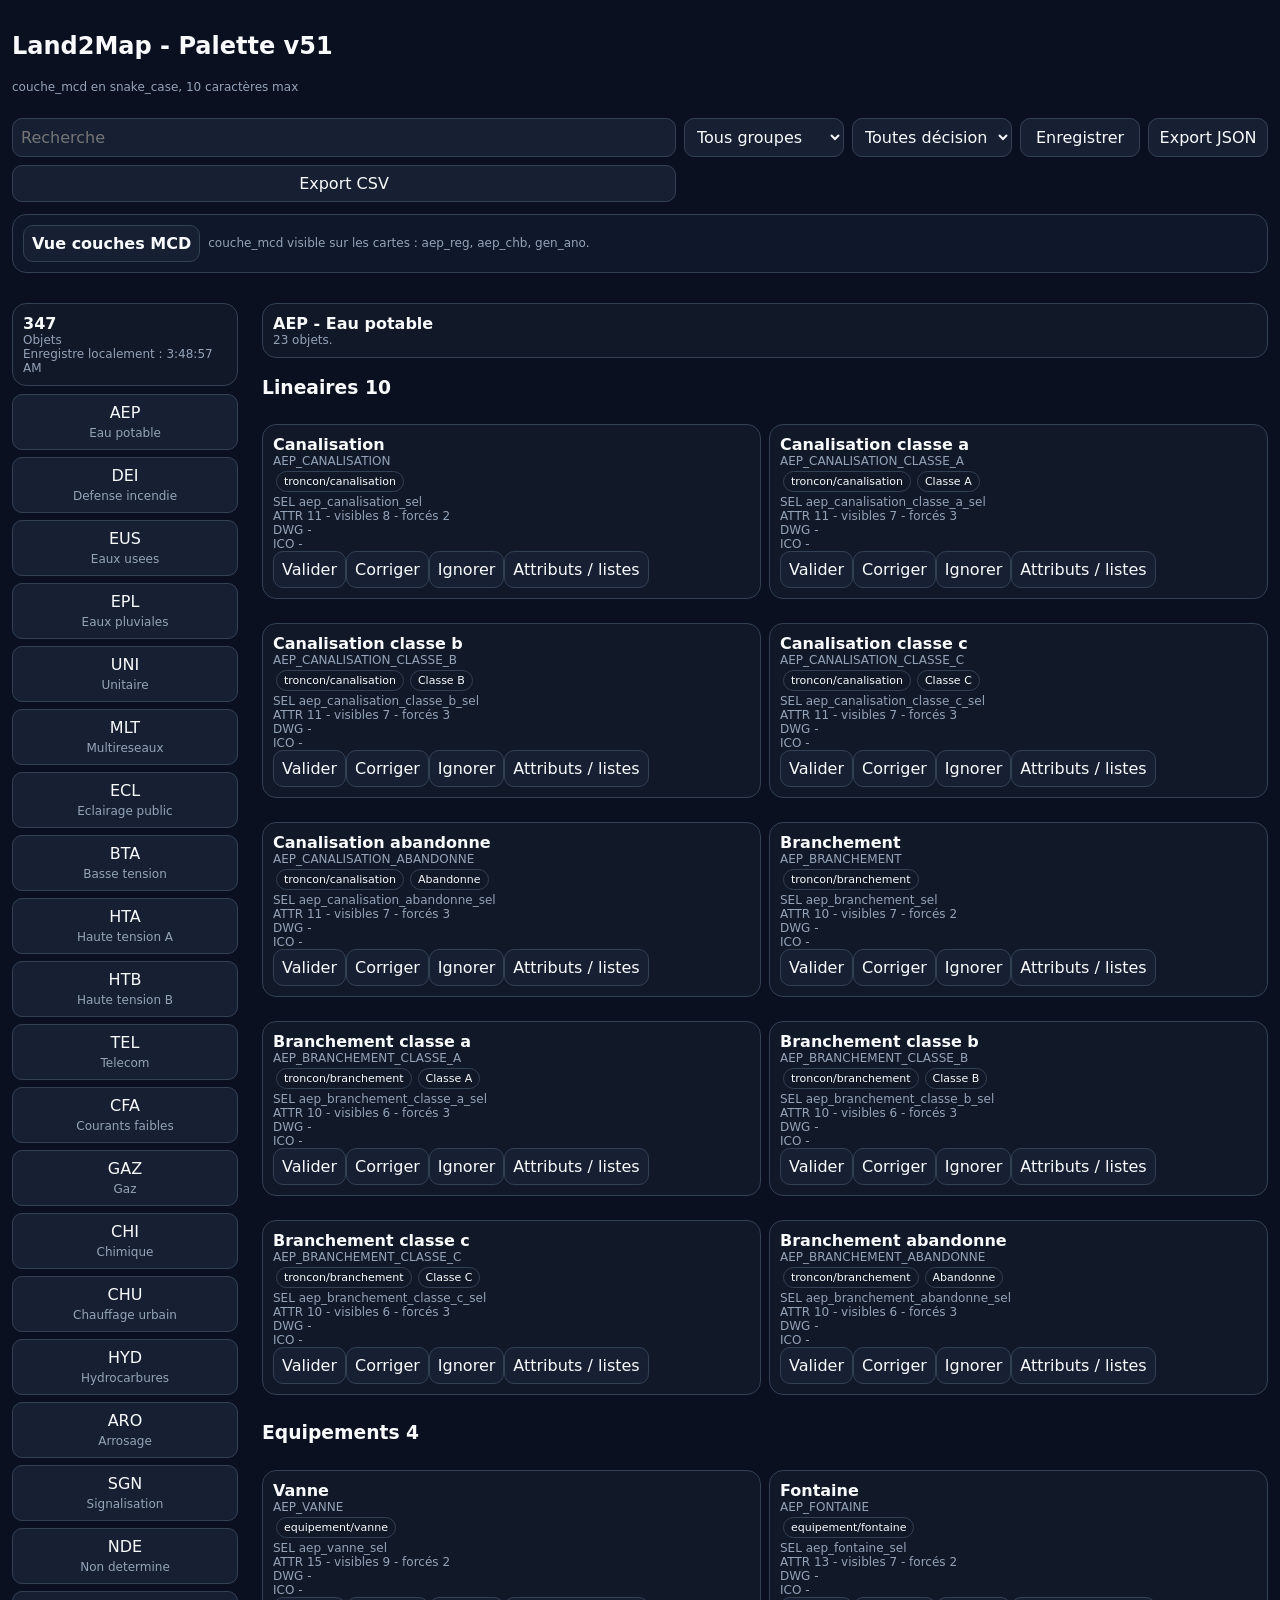
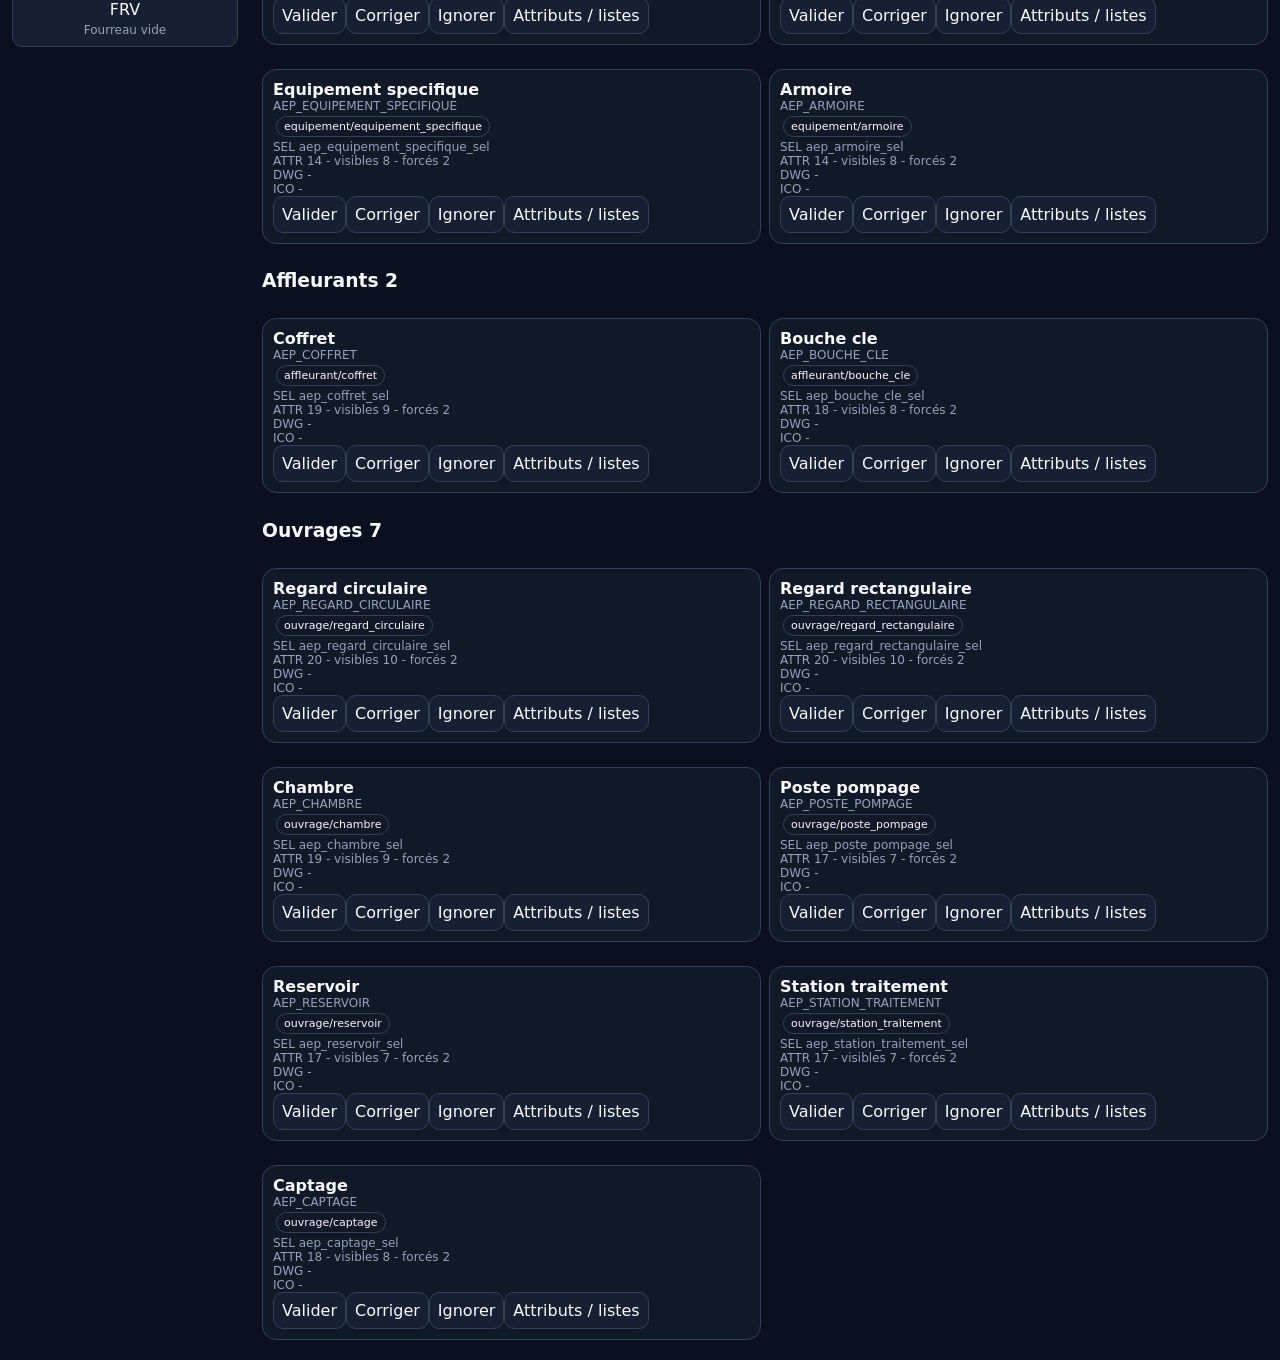
<file: v51.html>
<!doctype html><html lang="fr"><head><meta charset="utf-8"><meta name="viewport" content="width=device-width,initial-scale=1"><title>Land2Map v51</title><link rel="stylesheet" href="interface_v47.css?v=51"><link rel="stylesheet" href="interface_v49.css?v=51"><style>body{margin:0;background:#0b1020;color:#f8fafc;font-family:system-ui}header,.bar,aside,main{padding:12px}input,select,button{font:inherit;background:#172033;color:#f8fafc;border:1px solid #334155;border-radius:10px;padding:8px;cursor:pointer}.bar{display:grid;gap:8px}.wrap{display:block}.nav{display:grid;gap:7px}.card,.head,.stat{background:#111827;border:1px solid #334155;border-radius:14px;padding:10px;margin:8px 0}.cards{display:grid;gap:8px}.muted,.code{color:#94a3b8;font-size:12px}.pill{display:inline-block;border:1px solid #334155;border-radius:999px;padding:3px 7px;font-size:11px;margin:3px}.modal{position:fixed;inset:0;background:rgba(2,6,23,.76);display:none;align-items:center;justify-content:center;z-index:20}.modal.open{display:flex}.pop{width:min(1150px,96vw);max-height:92vh;overflow:auto;background:#0f172a;border:1px solid #475569;border-radius:18px;padding:14px}.pane{display:none}.pane.on{display:block}.tabs button.on{background:#2563eb}table{border-collapse:collapse;width:100%;font-size:13px}td,th{border-bottom:1px solid #334155;padding:6px;text-align:left}@media(min-width:900px){.bar{grid-template-columns:1fr 160px 160px 120px 120px}.wrap{display:grid;grid-template-columns:250px 1fr}.cards{grid-template-columns:repeat(auto-fill,minmax(370px,1fr))}}</style></head><body><header><h2>Land2Map - Palette v51</h2><div class="muted">couche_mcd en snake_case, 10 caractères max</div></header><section class="bar"><input id="q" placeholder="Recherche"><select id="grp"><option value="">Tous groupes</option></select><select id="dec"><option value="">Toutes décisions</option><option>A valider</option><option>Valide</option><option>A corriger</option><option>Ignoré</option></select><button id="saveBtn">Enregistrer</button><button id="json">Export JSON</button><button id="csv">Export CSV</button></section><section id="mcdTools" class="mcdTools"><button id="layerViewBtn2">Vue couches MCD</button><span class="hint">couche_mcd visible sur les cartes : aep_reg, aep_chb, gen_ano.</span></section><div class="wrap"><aside><div id="stats"></div><div id="nav" class="nav"></div></aside><main id="main"></main></div><div id="modal" class="modal"><div class="pop"><div class="top"><div><h2 id="mt"></h2><div id="ms" class="muted"></div></div><button id="closeBtn" type="button">Fermer</button></div><div class="tabs"><button data-tab="a" class="on">Attributs</button><button data-tab="l">Listes</button><button data-tab="f">Fichiers</button><button data-tab="p">Patch</button></div><div id="pa" class="pane on"></div><div id="pl" class="pane"></div><div id="pf" class="pane"></div><div id="pp" class="pane"></div></div></div><script src="manifest_v49.js?v=51"></script><script src="catalogue_v23.js?v=51"></script><script src="app_v23_core.js?v=51"></script><script src="patch_v42.js?v=51"></script><script src="patch_v43.js?v=51"></script><script>O=O.filter(function(o){return o.code!='BTA_APPUI'&&o.code!='HTA_APPUI'&&!(o.n=='TEL'&&o.t=='fourreau')})</script><script src="app_v23_render.js?v=51"></script><script src="app_v23_modal.js?v=51"></script><script src="interface_v47.js?v=51"></script><script src="test_export_part1.js?v=51"></script><script src="test_export_part2.js?v=51"></script><script src="test_export_part3.js?v=51"></script><script src="test_export_part4.js?v=51"></script><script src="interface_v49.js?v=51"></script></body></html>
</file>
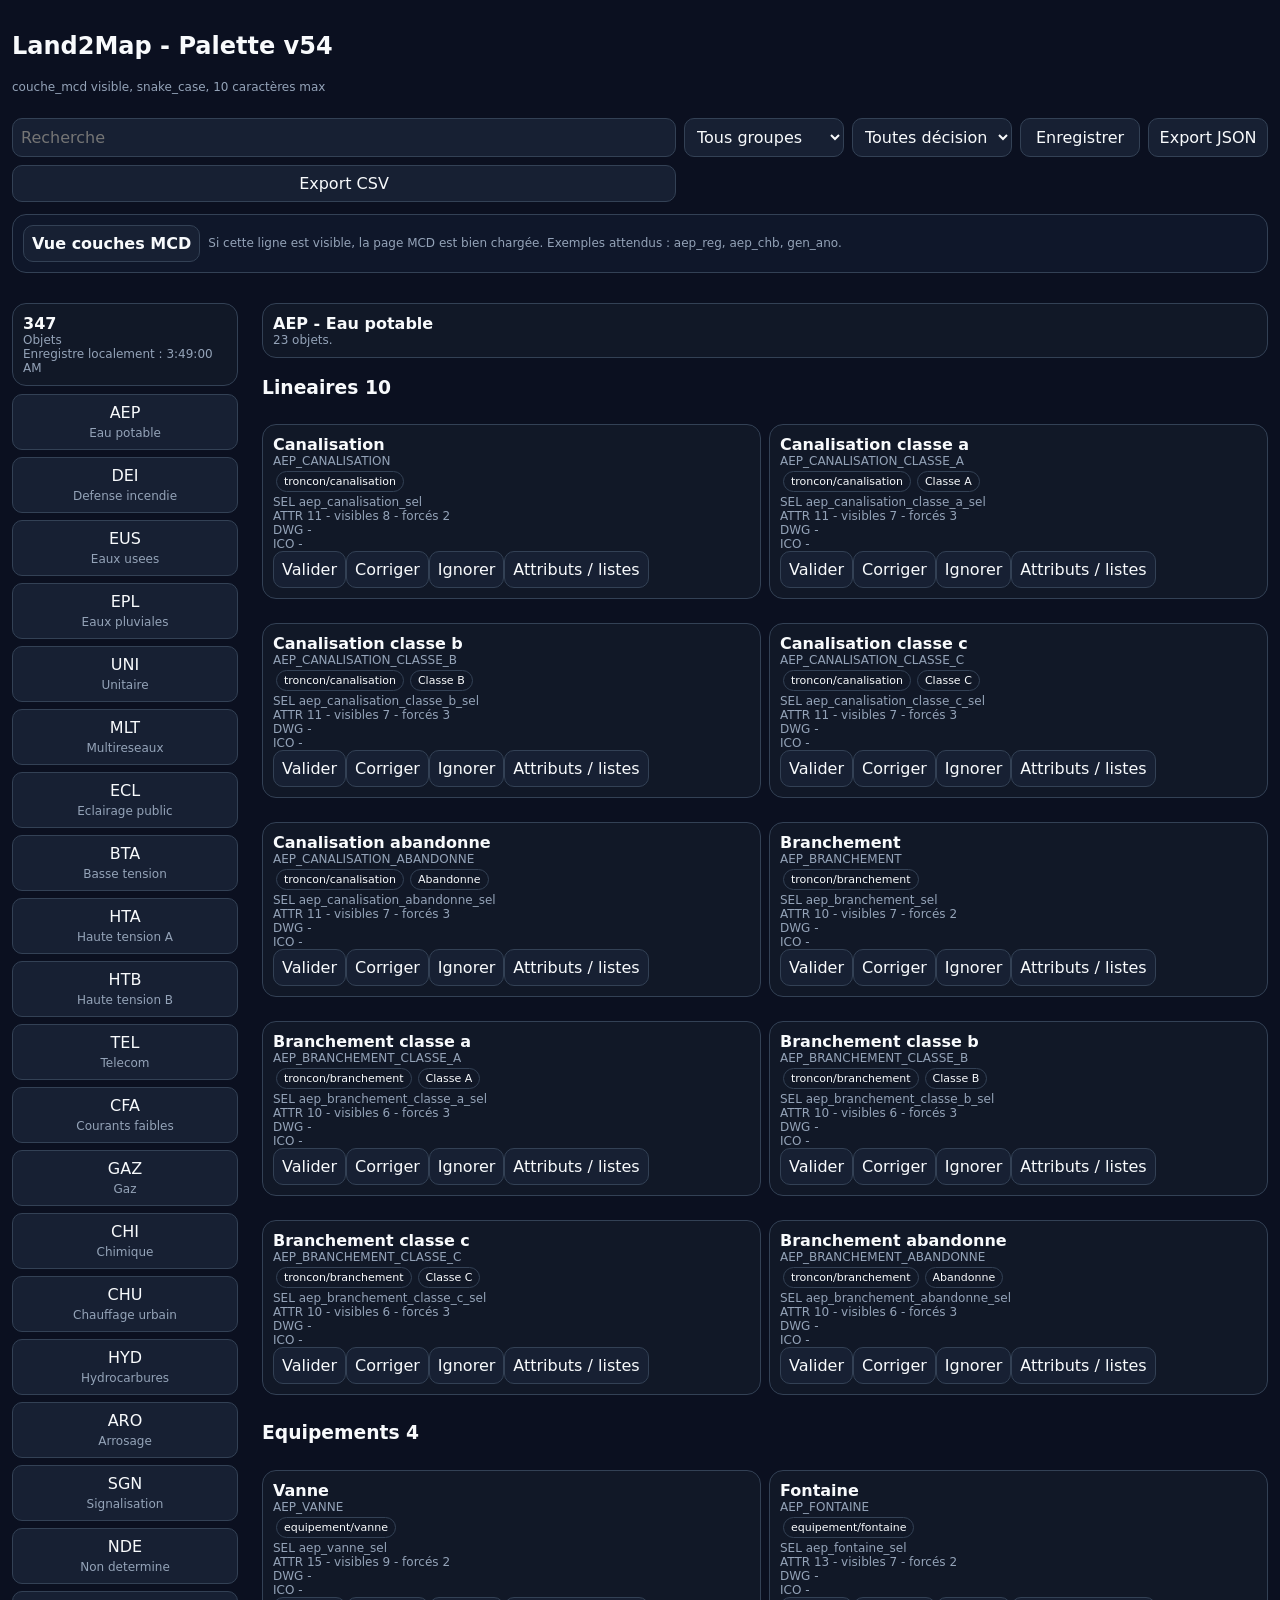
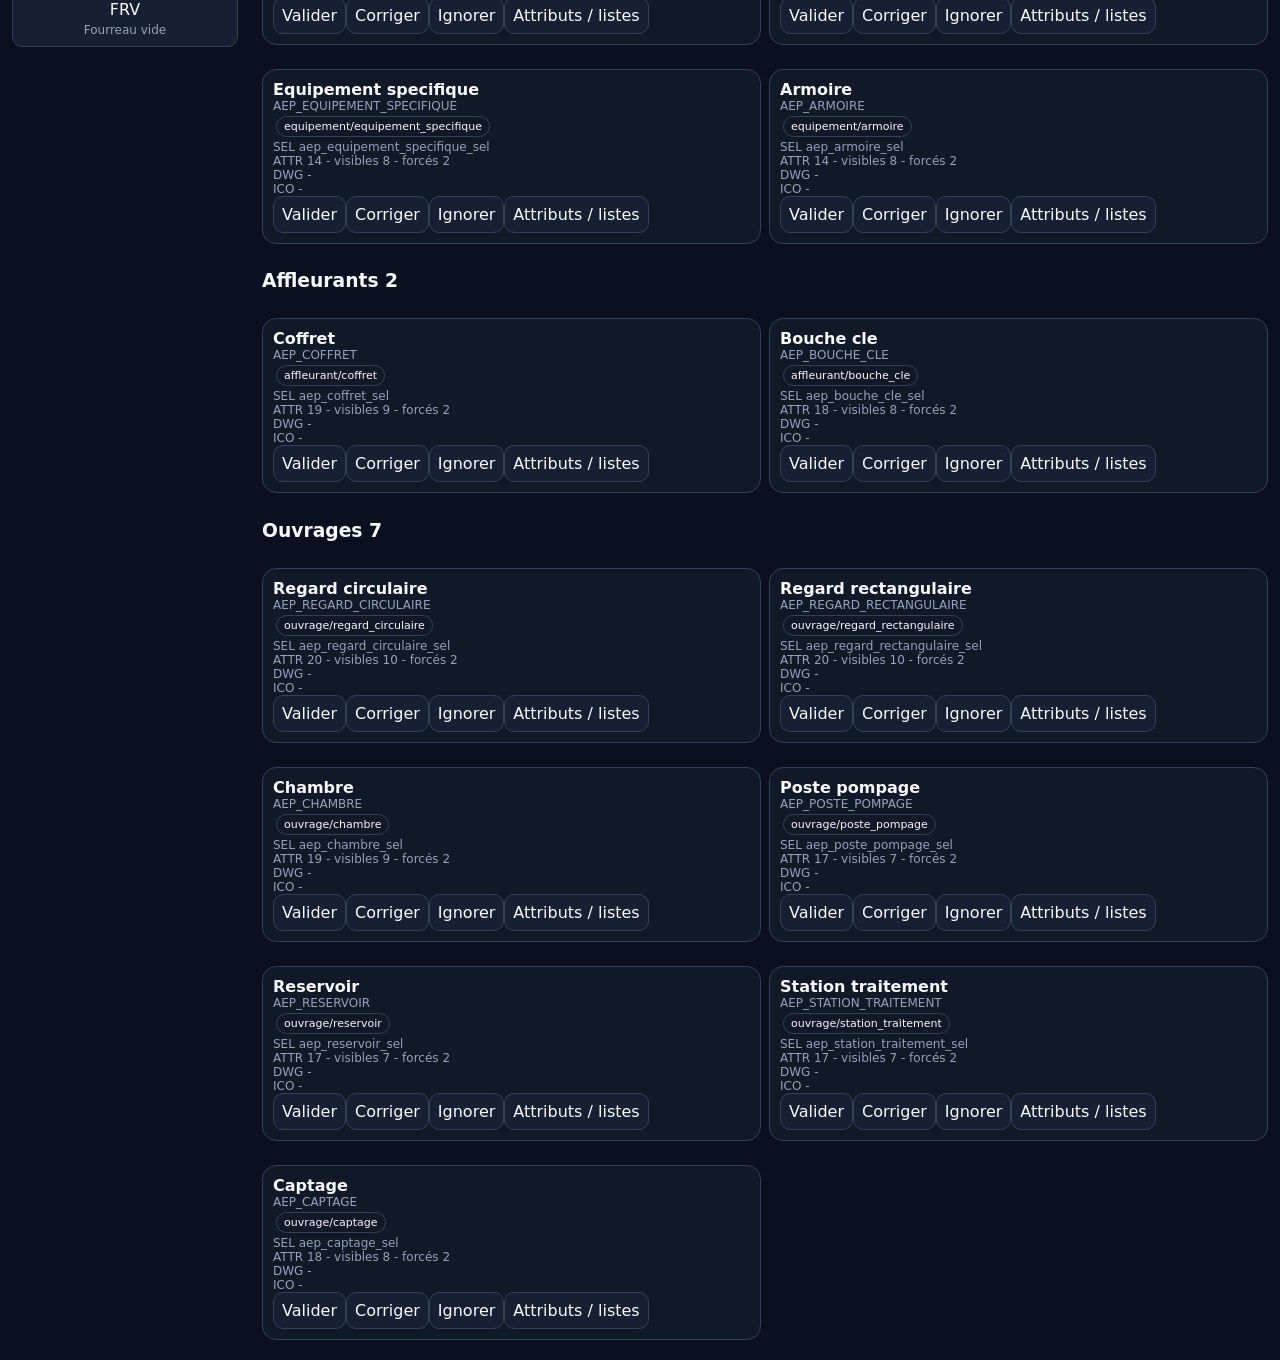
<file: v52.html>
<!doctype html><html lang="fr"><head><meta charset="utf-8"><meta name="viewport" content="width=device-width,initial-scale=1"><title>Land2Map v54</title><link rel="stylesheet" href="interface_v47.css?v=54"><link rel="stylesheet" href="interface_v49.css?v=54"><style>body{margin:0;background:#0b1020;color:#f8fafc;font-family:system-ui}header,.bar,aside,main{padding:12px}input,select,button{font:inherit;background:#172033;color:#f8fafc;border:1px solid #334155;border-radius:10px;padding:8px;cursor:pointer}.bar{display:grid;gap:8px}.wrap{display:block}.nav{display:grid;gap:7px}.card,.head,.stat{background:#111827;border:1px solid #334155;border-radius:14px;padding:10px;margin:8px 0}.cards{display:grid;gap:8px}.muted,.code{color:#94a3b8;font-size:12px}.pill{display:inline-block;border:1px solid #334155;border-radius:999px;padding:3px 7px;font-size:11px;margin:3px}.modal{position:fixed;inset:0;background:rgba(2,6,23,.76);display:none;align-items:center;justify-content:center;z-index:20}.modal.open{display:flex}.pop{width:min(1150px,96vw);max-height:92vh;overflow:auto;background:#0f172a;border:1px solid #475569;border-radius:18px;padding:14px}.pane{display:none}.pane.on{display:block}.tabs button.on{background:#2563eb}table{border-collapse:collapse;width:100%;font-size:13px}td,th{border-bottom:1px solid #334155;padding:6px;text-align:left}@media(min-width:900px){.bar{grid-template-columns:1fr 160px 160px 120px 120px}.wrap{display:grid;grid-template-columns:250px 1fr}.cards{grid-template-columns:repeat(auto-fill,minmax(370px,1fr))}}</style></head><body><header><h2>Land2Map - Palette v54</h2><div class="muted">couche_mcd visible, snake_case, 10 caractères max</div></header><section class="bar"><input id="q" placeholder="Recherche"><select id="grp"><option value="">Tous groupes</option></select><select id="dec"><option value="">Toutes décisions</option><option>A valider</option><option>Valide</option><option>A corriger</option><option>Ignoré</option></select><button id="saveBtn">Enregistrer</button><button id="json">Export JSON</button><button id="csv">Export CSV</button></section><section id="mcdTools" class="mcdTools"><button id="layerViewBtn2">Vue couches MCD</button><span class="hint">Si cette ligne est visible, la page MCD est bien chargée. Exemples attendus : aep_reg, aep_chb, gen_ano.</span></section><div class="wrap"><aside><div id="stats"></div><div id="nav" class="nav"></div></aside><main id="main"></main></div><div id="modal" class="modal"><div class="pop"><div class="top"><div><h2 id="mt"></h2><div id="ms" class="muted"></div></div><button id="closeBtn" type="button">Fermer</button></div><div class="tabs"><button data-tab="a" class="on">Attributs</button><button data-tab="l">Listes</button><button data-tab="f">Fichiers</button><button data-tab="p">Patch</button></div><div id="pa" class="pane on"></div><div id="pl" class="pane"></div><div id="pf" class="pane"></div><div id="pp" class="pane"></div></div></div><script src="manifest_v49.js?v=54"></script><script src="catalogue_v23.js?v=54"></script><script src="app_v23_core.js?v=54"></script><script src="patch_v42.js?v=54"></script><script src="patch_v43.js?v=54"></script><script>O=O.filter(function(o){return o.code!='BTA_APPUI'&&o.code!='HTA_APPUI'&&!(o.n=='TEL'&&o.t=='fourreau')})</script><script src="app_v23_render.js?v=54"></script><script src="app_v23_modal.js?v=54"></script><script src="interface_v47.js?v=54"></script><script src="test_export_part1.js?v=54"></script><script src="test_export_part2.js?v=54"></script><script src="test_export_part3.js?v=54"></script><script src="test_export_part4.js?v=54"></script><script src="interface_v49.js?v=54"></script></body></html>
</file>
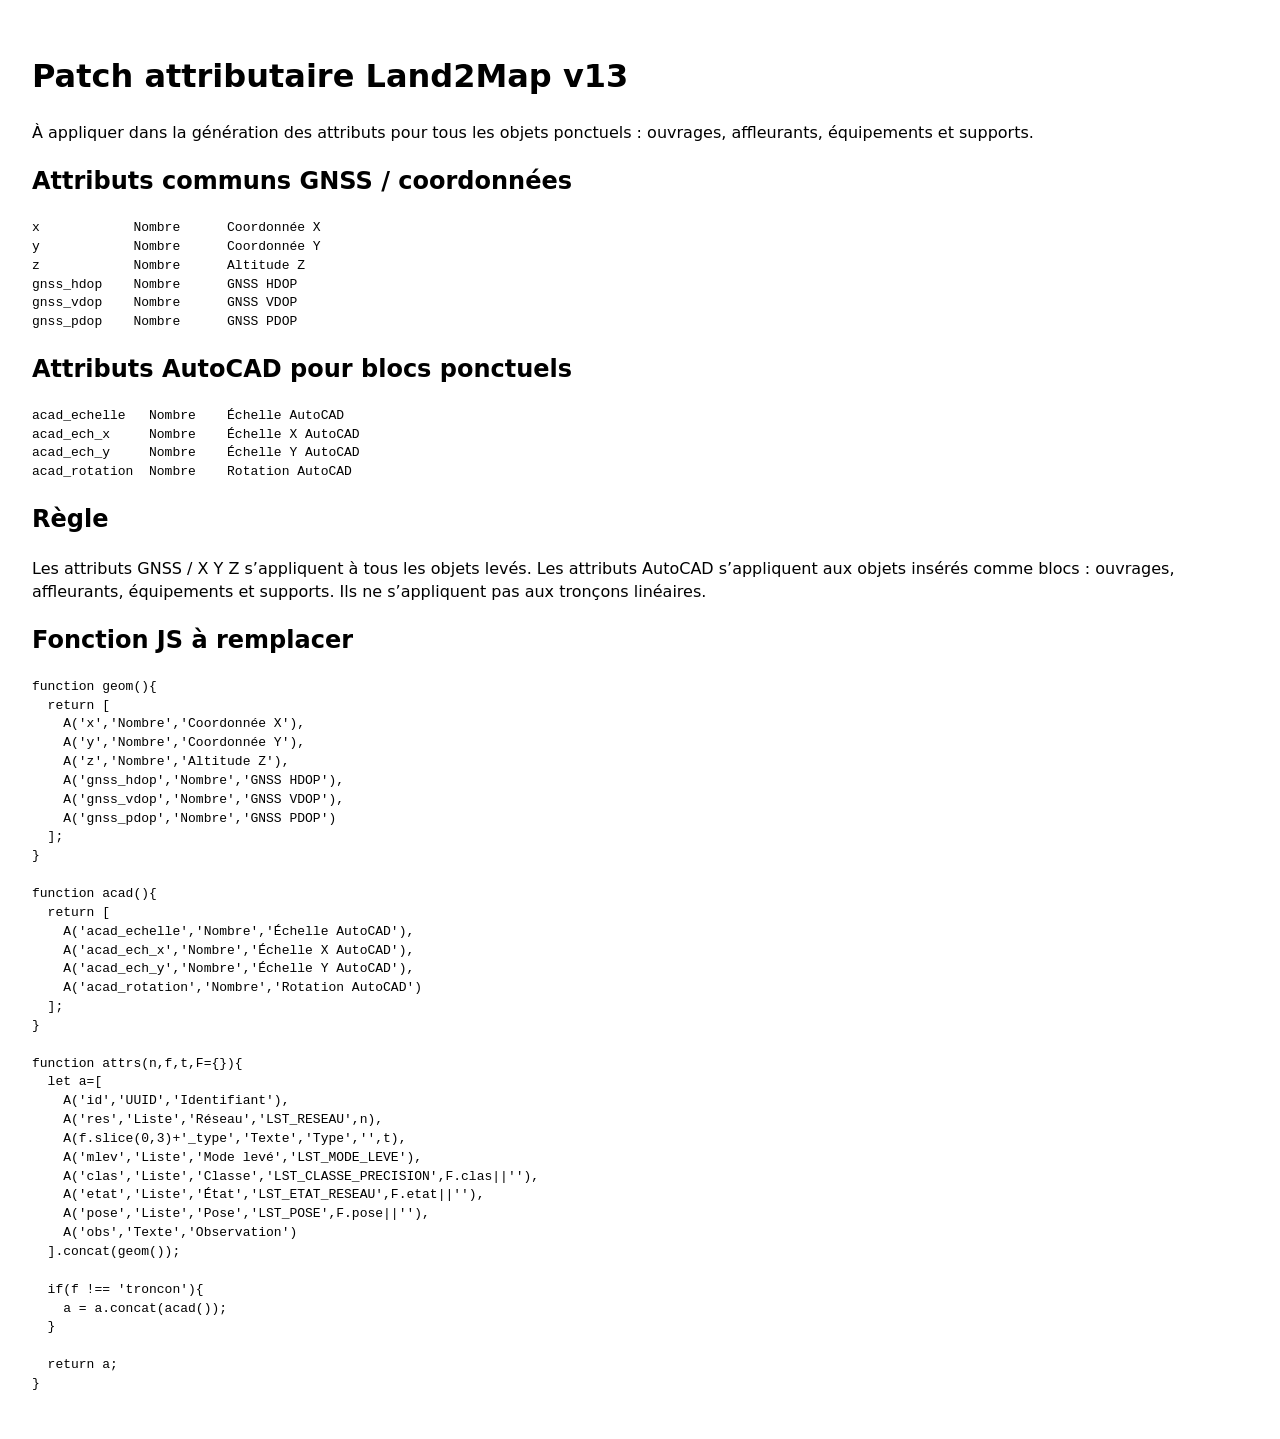
<file: patches/land2map_patch_attributs_autocad_gnss_xyz.html>
<!doctype html>
<html lang="fr">
<head><meta charset="utf-8"><meta name="viewport" content="width=device-width,initial-scale=1"><title>Land2Map attributs v13</title></head>
<body style="font-family:system-ui;padding:24px;line-height:1.45">
<h1>Patch attributaire Land2Map v13</h1>
<p>À appliquer dans la génération des attributs pour tous les objets ponctuels : ouvrages, affleurants, équipements et supports.</p>
<h2>Attributs communs GNSS / coordonnées</h2>
<pre>
x            Nombre      Coordonnée X
y            Nombre      Coordonnée Y
z            Nombre      Altitude Z
gnss_hdop    Nombre      GNSS HDOP
gnss_vdop    Nombre      GNSS VDOP
gnss_pdop    Nombre      GNSS PDOP
</pre>
<h2>Attributs AutoCAD pour blocs ponctuels</h2>
<pre>
acad_echelle   Nombre    Échelle AutoCAD
acad_ech_x     Nombre    Échelle X AutoCAD
acad_ech_y     Nombre    Échelle Y AutoCAD
acad_rotation  Nombre    Rotation AutoCAD
</pre>
<h2>Règle</h2>
<p>Les attributs GNSS / X Y Z s’appliquent à tous les objets levés. Les attributs AutoCAD s’appliquent aux objets insérés comme blocs : ouvrages, affleurants, équipements et supports. Ils ne s’appliquent pas aux tronçons linéaires.</p>
<h2>Fonction JS à remplacer</h2>
<pre>
function geom(){
  return [
    A('x','Nombre','Coordonnée X'),
    A('y','Nombre','Coordonnée Y'),
    A('z','Nombre','Altitude Z'),
    A('gnss_hdop','Nombre','GNSS HDOP'),
    A('gnss_vdop','Nombre','GNSS VDOP'),
    A('gnss_pdop','Nombre','GNSS PDOP')
  ];
}

function acad(){
  return [
    A('acad_echelle','Nombre','Échelle AutoCAD'),
    A('acad_ech_x','Nombre','Échelle X AutoCAD'),
    A('acad_ech_y','Nombre','Échelle Y AutoCAD'),
    A('acad_rotation','Nombre','Rotation AutoCAD')
  ];
}

function attrs(n,f,t,F={}){
  let a=[
    A('id','UUID','Identifiant'),
    A('res','Liste','Réseau','LST_RESEAU',n),
    A(f.slice(0,3)+'_type','Texte','Type','',t),
    A('mlev','Liste','Mode levé','LST_MODE_LEVE'),
    A('clas','Liste','Classe','LST_CLASSE_PRECISION',F.clas||''),
    A('etat','Liste','État','LST_ETAT_RESEAU',F.etat||''),
    A('pose','Liste','Pose','LST_POSE',F.pose||''),
    A('obs','Texte','Observation')
  ].concat(geom());

  if(f !== 'troncon'){
    a = a.concat(acad());
  }

  return a;
}
</pre>
</body></html>
</file>
<file: interface_v47.css>
.navgrp{margin:10px 0 14px}.navgrp h4{margin:12px 0 6px;color:#cbd5e1;font-size:12px;text-transform:uppercase;letter-spacing:.08em}.navgrp button{width:100%;text-align:left;margin:3px 0}.dash{display:grid;grid-template-columns:repeat(2,1fr);gap:6px;margin-top:10px}.dash .metric{background:#0f172a;border:1px solid #334155;border-radius:12px;padding:8px}.dash .metric b{display:block;font-size:18px}.dash .metric span{color:#94a3b8;font-size:11px}.badgebar{margin:7px 0 4px}.badge{display:inline-block;border:1px solid #475569;border-radius:999px;padding:3px 7px;font-size:11px;margin:2px;background:#0f172a}.badge.ok{border-color:#22c55e;color:#bbf7d0}.badge.warn{border-color:#f59e0b;color:#fde68a}.badge.bad{border-color:#ef4444;color:#fecaca}.badge.info{border-color:#60a5fa;color:#bfdbfe}.ready{border-color:#22c55e!important}.todo{border-color:#f59e0b!important}.incomplete{border-color:#ef4444!important}.mutedline{color:#94a3b8;font-size:12px;line-height:1.45}.head small{color:#94a3b8;font-weight:400}.versionpill{display:inline-block;margin-left:8px;border:1px solid #475569;border-radius:999px;padding:2px 7px;color:#cbd5e1;font-size:11px}@media(min-width:900px){.dash{grid-template-columns:1fr}.navgrp button{font-size:13px}}
</file>
<file: interface_v49.css>
.mcdTools{display:flex;gap:8px;align-items:center;flex-wrap:wrap;margin:0 12px 10px;padding:10px;background:#0f172a;border:1px solid #334155;border-radius:14px}.mcdTools button{font-weight:700}.mcdTools .hint{color:#94a3b8;font-size:12px}.mcdLayer{font-family:ui-monospace,SFMono-Regular,Menlo,monospace;color:#bfdbfe;font-weight:700}.mcdWarn{color:#fecaca;border-color:#ef4444!important}.layerCard{background:#0f172a;border:1px solid #334155;border-radius:14px;padding:10px;margin:8px 0}.layerCard h3{margin:0 0 6px}.layerBtns{display:grid;gap:6px;margin-top:8px}.layerBtn{border:1px solid #334155;border-radius:10px;padding:8px;background:#111827}.layerMeta{color:#94a3b8;font-size:12px}.sharedLayer{border-color:#60a5fa}.mcdline{color:#bfdbfe;font-size:12px;margin-top:4px}.mcdAudit{display:grid;grid-template-columns:repeat(2,1fr);gap:6px;margin:8px 0}.mcdAudit div{background:#0f172a;border:1px solid #334155;border-radius:12px;padding:8px}.mcdAudit b{display:block;font-size:17px}@media(min-width:900px){.mcdAudit{grid-template-columns:repeat(4,1fr)}.layerBtns{grid-template-columns:repeat(auto-fill,minmax(260px,1fr))}}
</file>
